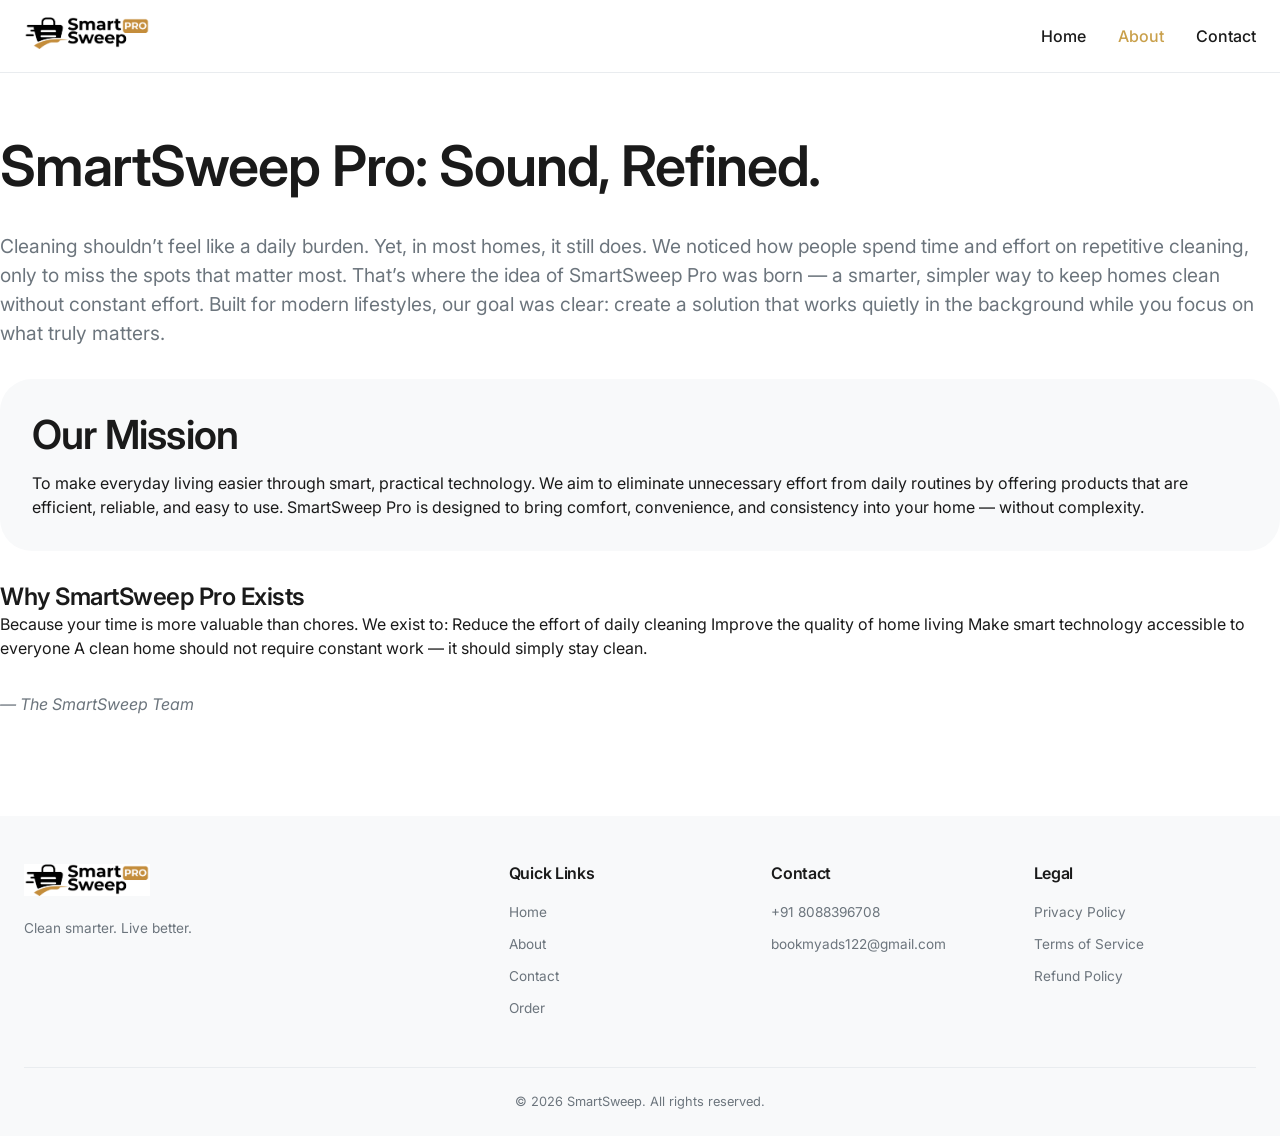
<file: about.html>
<!-- about.html -->
<!DOCTYPE html>
<html lang="en">
<head>
  <meta charset="UTF-8">
  <meta name="viewport" content="width=device-width, initial-scale=1.0, viewport-fit=cover">
  <meta name="description" content="">
  <meta name="keywords" content="">
  <title>About</title>
  <link href="https://fonts.googleapis.com/css2?family=Inter:opsz,wght@14..32,400;14..32,500;14..32,600;14..32,700&display=swap" rel="stylesheet">
  <link rel="stylesheet" href="css/style.css">
  <link rel="icon" type="image/png" href="assets/favicon.png">
</head>
<body>
  <header class="header sticky-header">
    <div class="container header-inner">
      <a href="index.html" class="logo-link">
        <img src="" alt="Logo" class="logo-img" data-logo>
      </a>
      <button class="mobile-menu-btn" aria-label="Menu">
        <span></span><span></span><span></span>
      </button>
      <nav class="nav">
        <a href="index.html" class="nav-link">Home</a>
        <a href="about.html" class="nav-link active">About</a>
        <a href="contact.html" class="nav-link">Contact</a>
      </nav>
    </div>
  </header>

  <main class="container page-container">
    <h1 class="page-headline" data-about-headline></h1>
    <div class="about-story">
      <p class="lead" data-about-story></p>
      <div class="mission-box">
        <h2>Our Mission</h2>
        <p data-about-mission></p>
      </div>
      <h3>Why <span data-product-shortname></span> Exists</h3>
      <p data-about-why></p>
      <p class="signature">— The <span data-brand-name></span> Team</p>
    </div>
  </main>

  <footer class="footer">
    <div class="container">
      <div class="footer-grid">
        <div class="footer-brand">
          <img src="" alt="Logo" class="footer-logo" data-footer-logo>
          <p class="footer-tagline" data-brand-tagline></p>
        </div>
        <div class="footer-links-section">
          <h4>Quick Links</h4>
          <ul>
            <li><a href="index.html">Home</a></li>
            <li><a href="about.html">About</a></li>
            <li><a href="contact.html">Contact</a></li>
            <li><a href="order.html">Order</a></li>
          </ul>
        </div>
        <div class="footer-contact-section">
          <h4>Contact</h4>
          <ul>
            <li><a href="#" data-whatsapp-link>WhatsApp</a></li>
            <li><a href="#" data-email-link>Email</a></li>
          </ul>
        </div>
        <div class="footer-legal-section">
          <h4>Legal</h4>
          <ul>
            <li><a href="privacy.html">Privacy Policy</a></li>
            <li><a href="terms.html">Terms of Service</a></li>
            <li><a href="refund.html">Refund Policy</a></li>
          </ul>
        </div>
      </div>
      <div class="footer-bottom">
        <p class="copyright">© <span data-copyright-year></span> <span data-brand-name></span>. All rights reserved.</p>
      </div>
    </div>
  </footer>

  <script src="js/config.js"></script>
  <script src="js/about.js"></script>
</body>
</html>
</file>
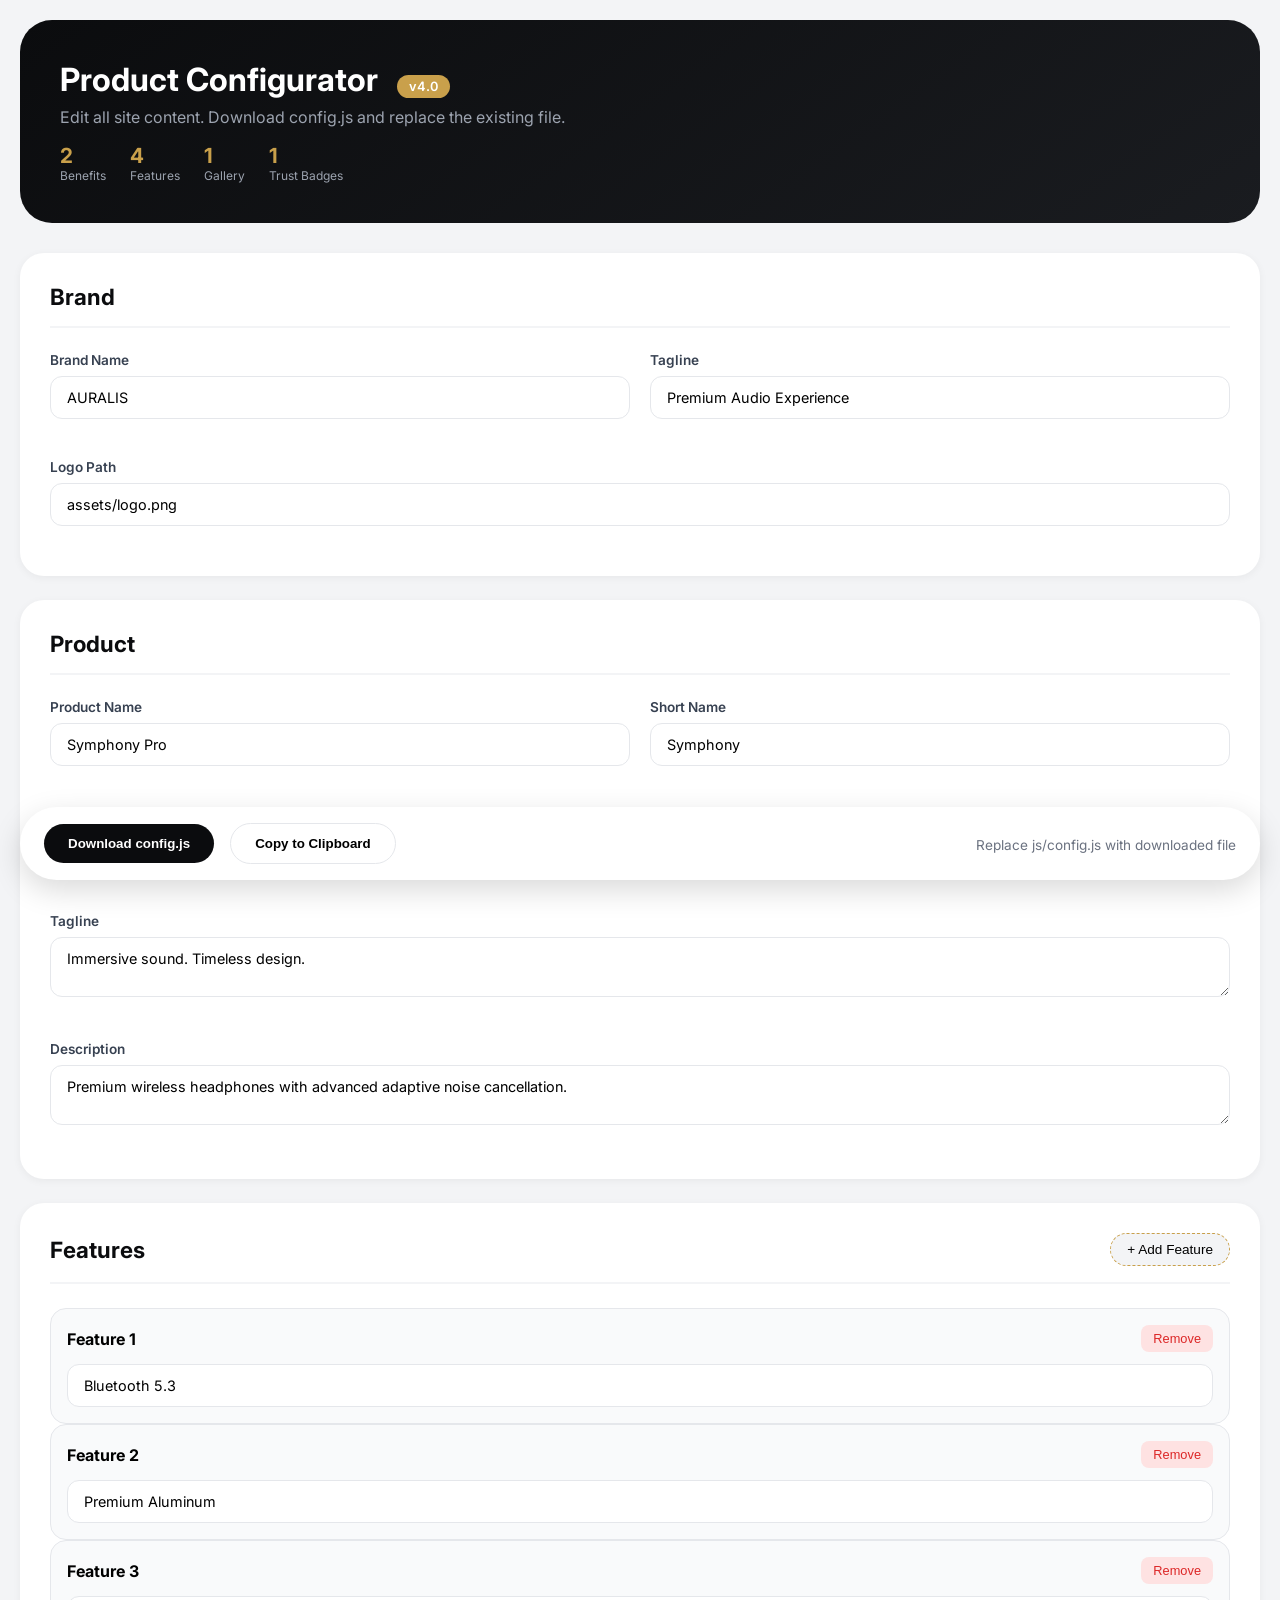
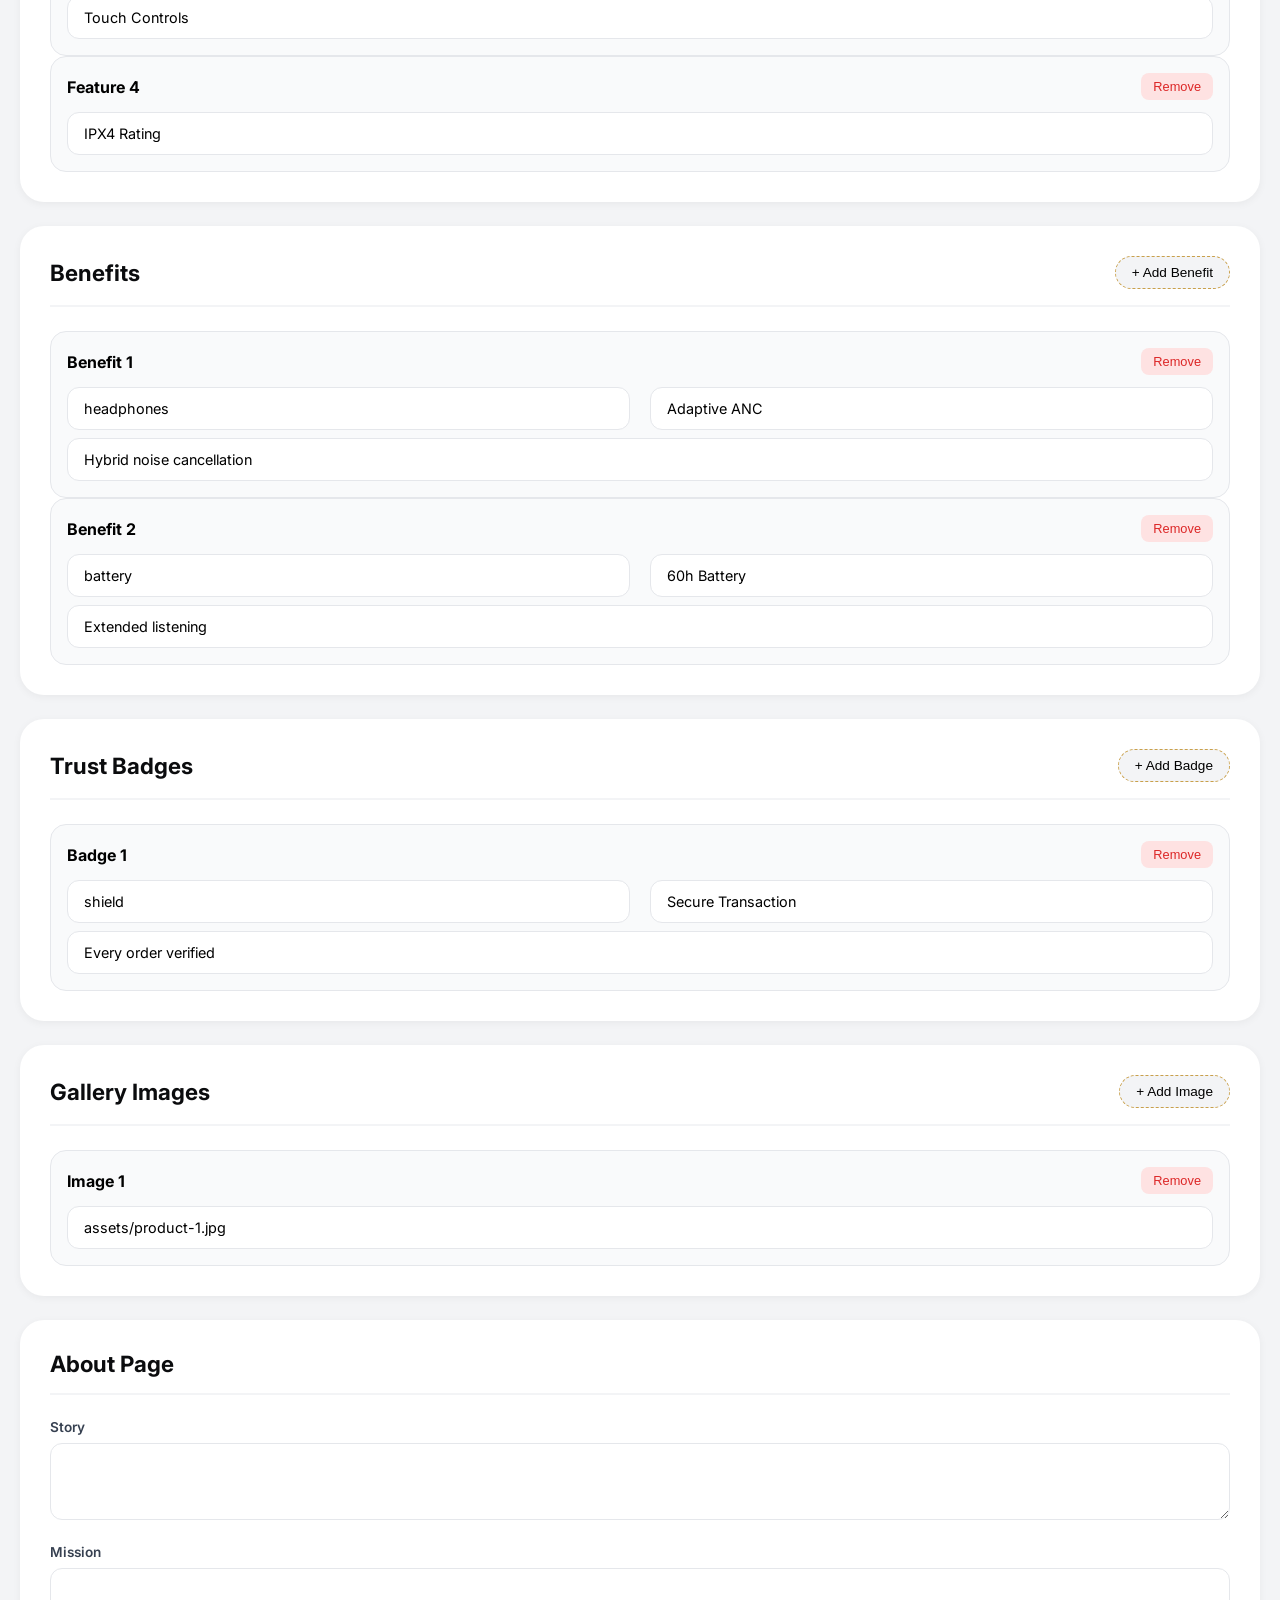
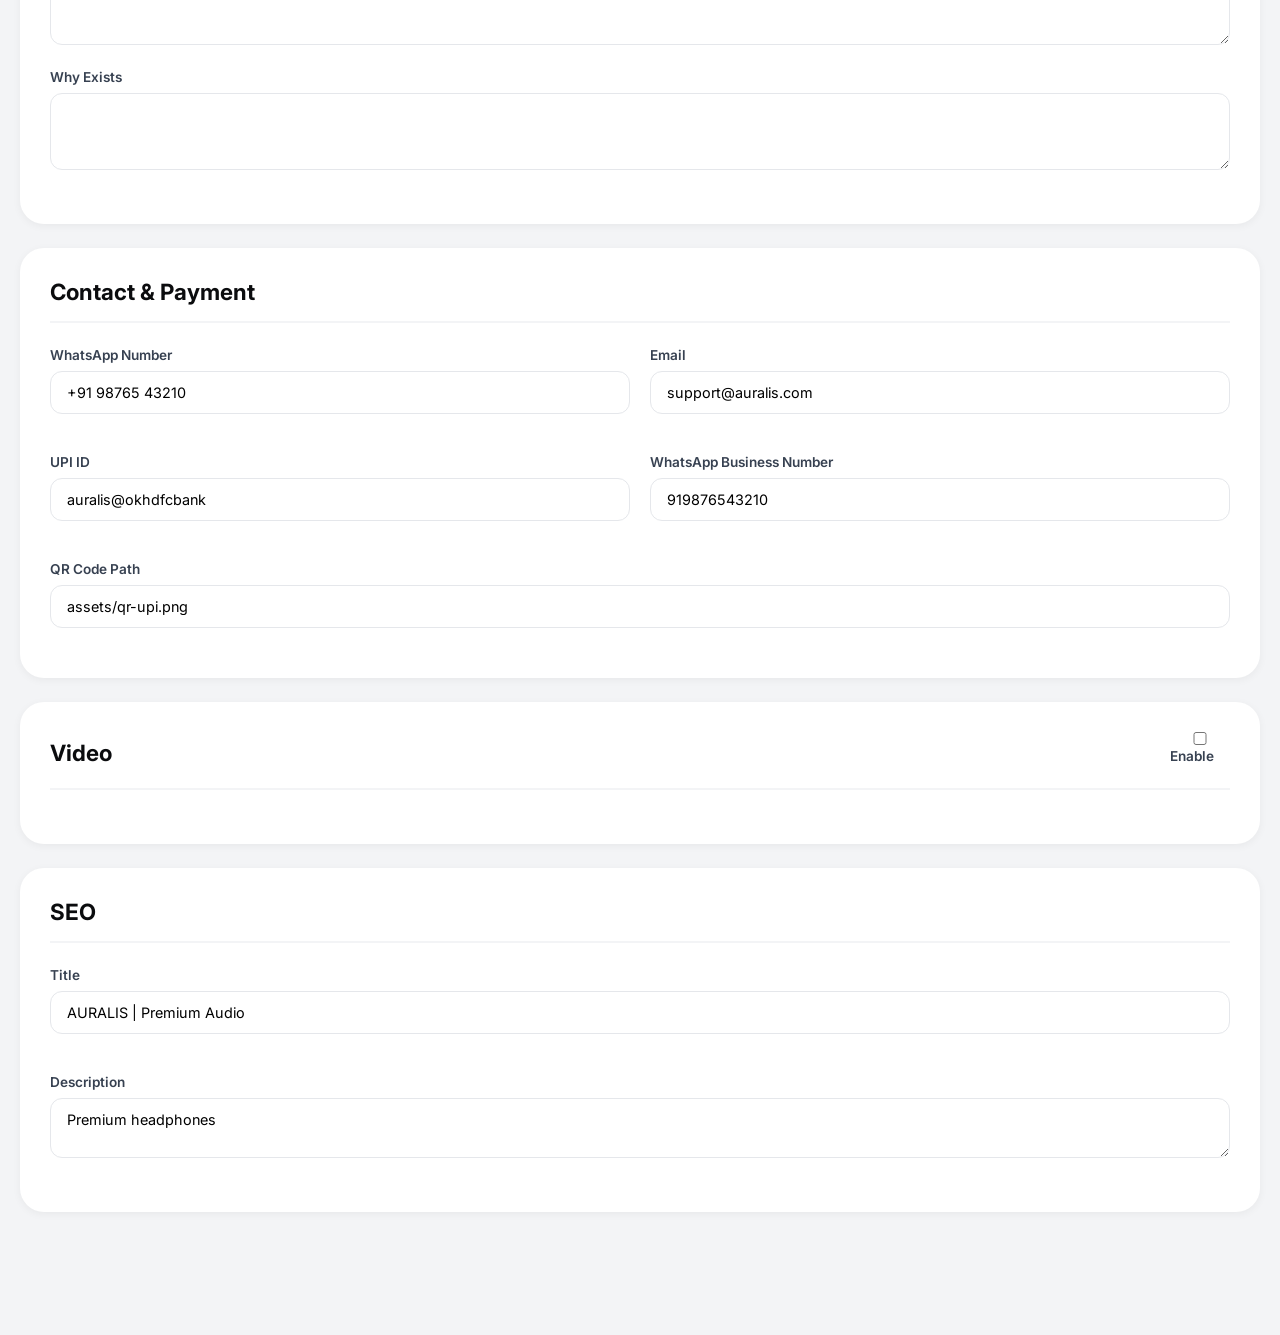
<file: admin-config.html>
<!DOCTYPE html>
<html lang="en">
<head>
  <meta charset="UTF-8">
  <meta name="viewport" content="width=device-width, initial-scale=1.0">
  <title>Admin - Product Configuration</title>
  <link href="https://fonts.googleapis.com/css2?family=Inter:opsz,wght@14..32,400;14..32,500;14..32,600;14..32,700&display=swap" rel="stylesheet">
  <style>
    * { margin: 0; padding: 0; box-sizing: border-box; }
    body {
      font-family: 'Inter', system-ui, sans-serif;
      background: #f3f4f6;
      padding: 20px;
    }
    .container { max-width: 1400px; margin: 0 auto; }
    .header {
      background: linear-gradient(145deg, #0b0c0e 0%, #1a1c20 100%);
      padding: 40px;
      border-radius: 32px;
      margin-bottom: 30px;
    }
    .header h1 {
      font-size: 2rem;
      color: white;
      margin-bottom: 8px;
    }
    .header h1 span {
      background: #c9a04b;
      padding: 4px 12px;
      border-radius: 40px;
      font-size: 0.8rem;
      font-weight: 600;
      margin-left: 12px;
    }
    .subtitle { color: #9ca3af; }
    .config-section {
      background: white;
      padding: 30px;
      border-radius: 24px;
      margin-bottom: 24px;
      box-shadow: 0 2px 8px rgba(0,0,0,0.05);
    }
    .section-header {
      display: flex;
      justify-content: space-between;
      align-items: center;
      margin-bottom: 24px;
      padding-bottom: 16px;
      border-bottom: 2px solid #f3f4f6;
    }
    .section-title {
      font-size: 1.4rem;
      font-weight: 700;
      color: #0b0c0e;
    }
    .form-grid {
      display: grid;
      grid-template-columns: repeat(2, 1fr);
      gap: 20px;
    }
    .form-group { margin-bottom: 20px; }
    .form-group.full-width { grid-column: span 2; }
    label {
      display: block;
      font-weight: 600;
      margin-bottom: 8px;
      color: #374151;
      font-size: 0.85rem;
    }
    input, textarea, select {
      width: 100%;
      padding: 12px 16px;
      border: 1.5px solid #e5e7eb;
      border-radius: 12px;
      font-family: inherit;
      font-size: 0.9rem;
    }
    input:focus, textarea:focus, select:focus {
      outline: none;
      border-color: #c9a04b;
    }
    .items-container { display: flex; flex-direction: column; gap: 16px; }
    .item-card {
      background: #f9fafb;
      padding: 16px;
      border-radius: 16px;
      border: 1px solid #e5e7eb;
    }
    .item-header {
      display: flex;
      justify-content: space-between;
      align-items: center;
      margin-bottom: 12px;
    }
    .btn-sm {
      padding: 6px 12px;
      border-radius: 8px;
      font-size: 0.8rem;
      font-weight: 500;
      border: none;
      cursor: pointer;
    }
    .btn-danger { background: #fee2e2; color: #dc2626; }
    .btn-danger:hover { background: #fecaca; }
    .btn-secondary { background: #e5e7eb; color: #374151; }
    .btn-secondary:hover { background: #d1d5db; }
    .action-bar {
      position: sticky;
      bottom: 20px;
      background: white;
      padding: 16px 24px;
      border-radius: 60px;
      box-shadow: 0 10px 30px rgba(0,0,0,0.15);
      display: flex;
      justify-content: space-between;
      align-items: center;
      margin-top: 30px;
    }
    .btn {
      padding: 12px 24px;
      border: none;
      border-radius: 40px;
      font-weight: 600;
      cursor: pointer;
      margin-right: 12px;
    }
    .btn-primary { background: #0b0c0e; color: white; }
    .btn-primary:hover { background: #2a2c30; }
    .btn-outline { background: transparent; border: 1.5px solid #e5e7eb; }
    .stats {
      display: flex;
      gap: 24px;
      margin-top: 16px;
    }
    .stat-value {
      font-size: 1.3rem;
      font-weight: 700;
      color: #c9a04b;
    }
    .stat-label { font-size: 0.75rem; color: #9ca3af; }
    .success-message {
      position: fixed;
      bottom: 80px;
      right: 20px;
      background: #059669;
      color: white;
      padding: 12px 20px;
      border-radius: 12px;
      display: none;
      z-index: 1000;
    }
    .add-btn {
      background: #f3f4f6;
      border: 1px dashed #c9a04b;
      padding: 8px 16px;
      border-radius: 30px;
      cursor: pointer;
      font-size: 0.85rem;
    }
    .add-btn:hover { background: #e5e7eb; }
    @media (max-width: 768px) {
      .form-grid { grid-template-columns: 1fr; }
      .form-group.full-width { grid-column: span 1; }
      .action-bar { flex-direction: column; gap: 12px; border-radius: 24px; }
    }
  </style>
</head>
<body>
  <div class="container">
    <div class="header">
      <h1>Product Configurator <span>v4.0</span></h1>
      <p class="subtitle">Edit all site content. Download config.js and replace the existing file.</p>
      <div class="stats">
        <div><span class="stat-value" id="benefitCount">0</span><div class="stat-label">Benefits</div></div>
        <div><span class="stat-value" id="featureCount">0</span><div class="stat-label">Features</div></div>
        <div><span class="stat-value" id="galleryCount">0</span><div class="stat-label">Gallery</div></div>
        <div><span class="stat-value" id="badgeCount">0</span><div class="stat-label">Trust Badges</div></div>
      </div>
    </div>

    <div id="configForm"></div>

    <div class="action-bar">
      <div>
        <button class="btn btn-primary" onclick="downloadConfig()">Download config.js</button>
        <button class="btn btn-outline" onclick="copyToClipboard()">Copy to Clipboard</button>
      </div>
      <div><span style="color:#6b7280; font-size:0.85rem;">Replace js/config.js with downloaded file</span></div>
    </div>
  </div>
  <div class="success-message" id="successMessage">Configuration downloaded!</div>

  <script>
    const DEFAULT_CONFIG = {
      brand: { name: "AURALIS", tagline: "Premium Audio Experience", logo: "assets/logo.png", description: "Crafting exceptional audio products." },
      product: {
        name: "Symphony Pro", shortName: "Symphony", price: 29999, priceFormatted: "₹29,999",
        currency: "INR", tagline: "Immersive sound. Timeless design.",
        description: "Premium wireless headphones with advanced adaptive noise cancellation.",
        badge: "Limited Edition", sectionTitle: "Engineered for Perfection",
        features: ["Bluetooth 5.3", "Premium Aluminum", "Touch Controls", "IPX4 Rating"],
        benefits: [
          { icon: "headphones", title: "Adaptive ANC", description: "Hybrid noise cancellation" },
          { icon: "battery", title: "60h Battery", description: "Extended listening" }
        ],
        trustBadges: [
          { icon: "shield", title: "Secure Transaction", description: "Every order verified" }
        ]
      },
      images: { logo: "assets/logo.png", mainProduct: "assets/product-main.jpg", gallery: ["assets/product-1.jpg"], qrCode: "assets/qr-upi.png" },
      about: { story: "", mission: "", whyExists: "" },
      contact: { whatsapp: "+91 98765 43210", email: "support@auralis.com", locations: ["Mumbai", "Bangalore"] },
      payment: { upiId: "auralis@okhdfcbank", whatsappNumber: "919876543210", qrCodePath: "assets/qr-upi.png" },
      legal: { privacy: "", terms: "", refund: "" },
      video: { enabled: false, videoUrl: "", posterImage: "", title: "", description: "" },
      seo: { title: "AURALIS | Premium Audio", description: "Premium headphones", keywords: "headphones, audio" },
      urls: { website: "https://auralis.com" }
    };

    let currentConfig = JSON.parse(JSON.stringify(DEFAULT_CONFIG));

    function updateStats() {
      document.getElementById('benefitCount').textContent = currentConfig.product.benefits.length;
      document.getElementById('featureCount').textContent = currentConfig.product.features.length;
      document.getElementById('galleryCount').textContent = currentConfig.images.gallery.length;
      document.getElementById('badgeCount').textContent = currentConfig.product.trustBadges.length;
    }

    function generateForm() {
      let html = `
        <div class="config-section">
          <div class="section-header"><div class="section-title">Brand</div></div>
          <div class="form-grid">
            <div class="form-group"><label>Brand Name</label><input id="brandName" value="${escapeHtml(currentConfig.brand.name)}"></div>
            <div class="form-group"><label>Tagline</label><input id="brandTagline" value="${escapeHtml(currentConfig.brand.tagline)}"></div>
            <div class="form-group full-width"><label>Logo Path</label><input id="brandLogo" value="${escapeHtml(currentConfig.brand.logo)}"></div>
          </div>
        </div>
        
        <div class="config-section">
          <div class="section-header"><div class="section-title">Product</div></div>
          <div class="form-grid">
            <div class="form-group"><label>Product Name</label><input id="prodName" value="${escapeHtml(currentConfig.product.name)}"></div>
            <div class="form-group"><label>Short Name</label><input id="prodShortName" value="${escapeHtml(currentConfig.product.shortName)}"></div>
            <div class="form-group"><label>Price (₹)</label><input type="number" id="prodPrice" value="${currentConfig.product.price}"></div>
            <div class="form-group"><label>Badge</label><input id="prodBadge" value="${escapeHtml(currentConfig.product.badge)}"></div>
            <div class="form-group full-width"><label>Tagline</label><textarea id="prodTagline">${escapeHtml(currentConfig.product.tagline)}</textarea></div>
            <div class="form-group full-width"><label>Description</label><textarea id="prodDesc">${escapeHtml(currentConfig.product.description)}</textarea></div>
          </div>
        </div>
        
        <div class="config-section">
          <div class="section-header"><div class="section-title">Features</div><button class="add-btn" onclick="addFeature()">+ Add Feature</button></div>
          <div id="featuresList"></div>
        </div>
        
        <div class="config-section">
          <div class="section-header"><div class="section-title">Benefits</div><button class="add-btn" onclick="addBenefit()">+ Add Benefit</button></div>
          <div id="benefitsList"></div>
        </div>
        
        <div class="config-section">
          <div class="section-header"><div class="section-title">Trust Badges</div><button class="add-btn" onclick="addTrustBadge()">+ Add Badge</button></div>
          <div id="trustBadgesList"></div>
        </div>
        
        <div class="config-section">
          <div class="section-header"><div class="section-title">Gallery Images</div><button class="add-btn" onclick="addGalleryImage()">+ Add Image</button></div>
          <div id="galleryList"></div>
        </div>
        
        <div class="config-section">
          <div class="section-header"><div class="section-title">About Page</div></div>
          <div class="form-group full-width"><label>Story</label><textarea id="aboutStory" rows="3">${escapeHtml(currentConfig.about.story)}</textarea></div>
          <div class="form-group full-width"><label>Mission</label><textarea id="aboutMission" rows="3">${escapeHtml(currentConfig.about.mission)}</textarea></div>
          <div class="form-group full-width"><label>Why Exists</label><textarea id="aboutWhy" rows="3">${escapeHtml(currentConfig.about.whyExists)}</textarea></div>
        </div>
        
        <div class="config-section">
          <div class="section-header"><div class="section-title">Contact & Payment</div></div>
          <div class="form-grid">
            <div class="form-group"><label>WhatsApp Number</label><input id="contactWa" value="${escapeHtml(currentConfig.contact.whatsapp)}"></div>
            <div class="form-group"><label>Email</label><input id="contactEmail" value="${escapeHtml(currentConfig.contact.email)}"></div>
            <div class="form-group"><label>UPI ID</label><input id="upiId" value="${escapeHtml(currentConfig.payment.upiId)}"></div>
            <div class="form-group"><label>WhatsApp Business Number</label><input id="waNumber" value="${escapeHtml(currentConfig.payment.whatsappNumber)}"></div>
            <div class="form-group full-width"><label>QR Code Path</label><input id="qrPath" value="${escapeHtml(currentConfig.payment.qrCodePath)}"></div>
          </div>
        </div>
        
        <div class="config-section">
          <div class="section-header"><div class="section-title">Video</div>
            <label class="toggle"><input type="checkbox" id="videoEnabled" ${currentConfig.video.enabled ? 'checked' : ''}> Enable</label>
          </div>
          <div id="videoFields" style="display:${currentConfig.video.enabled ? 'block' : 'none'}">
            <div class="form-grid">
              <div class="form-group full-width"><label>Title</label><input id="videoTitle" value="${escapeHtml(currentConfig.video.title)}"></div>
              <div class="form-group full-width"><label>Description</label><input id="videoDesc" value="${escapeHtml(currentConfig.video.description)}"></div>
              <div class="form-group full-width"><label>Video URL</label><input id="videoUrl" value="${escapeHtml(currentConfig.video.videoUrl)}"></div>
            </div>
          </div>
        </div>
        
        <div class="config-section">
          <div class="section-header"><div class="section-title">SEO</div></div>
          <div class="form-grid">
            <div class="form-group full-width"><label>Title</label><input id="seoTitle" value="${escapeHtml(currentConfig.seo.title)}"></div>
            <div class="form-group full-width"><label>Description</label><textarea id="seoDesc">${escapeHtml(currentConfig.seo.description)}</textarea></div>
          </div>
        </div>
      `;
      
      document.getElementById('configForm').innerHTML = html;
      
      renderFeatures();
      renderBenefits();
      renderTrustBadges();
      renderGallery();
      
      document.getElementById('videoEnabled').addEventListener('change', function() {
        document.getElementById('videoFields').style.display = this.checked ? 'block' : 'none';
      });
      
      updateStats();
    }
    
    function renderFeatures() {
      const container = document.getElementById('featuresList');
      if (!container) return;
      container.innerHTML = currentConfig.product.features.map((feature, i) => `
        <div class="item-card">
          <div class="item-header">
            <strong>Feature ${i+1}</strong>
            <button class="btn-sm btn-danger" onclick="removeFeature(${i})">Remove</button>
          </div>
          <input type="text" value="${escapeHtml(feature)}" onchange="updateFeature(${i}, this.value)" style="width:100%">
        </div>
      `).join('');
    }
    
    function renderBenefits() {
      const container = document.getElementById('benefitsList');
      if (!container) return;
      container.innerHTML = currentConfig.product.benefits.map((benefit, i) => `
        <div class="item-card">
          <div class="item-header">
            <strong>Benefit ${i+1}</strong>
            <button class="btn-sm btn-danger" onclick="removeBenefit(${i})">Remove</button>
          </div>
          <div class="form-grid" style="margin-top:8px">
            <input type="text" placeholder="Icon name" value="${escapeHtml(benefit.icon)}" onchange="updateBenefit(${i}, 'icon', this.value)">
            <input type="text" placeholder="Title" value="${escapeHtml(benefit.title)}" onchange="updateBenefit(${i}, 'title', this.value)">
          </div>
          <input type="text" placeholder="Description" value="${escapeHtml(benefit.description)}" onchange="updateBenefit(${i}, 'description', this.value)" style="width:100%; margin-top:8px">
        </div>
      `).join('');
    }
    
    function renderTrustBadges() {
      const container = document.getElementById('trustBadgesList');
      if (!container) return;
      container.innerHTML = currentConfig.product.trustBadges.map((badge, i) => `
        <div class="item-card">
          <div class="item-header">
            <strong>Badge ${i+1}</strong>
            <button class="btn-sm btn-danger" onclick="removeTrustBadge(${i})">Remove</button>
          </div>
          <div class="form-grid" style="margin-top:8px">
            <input type="text" placeholder="Icon name" value="${escapeHtml(badge.icon)}" onchange="updateTrustBadge(${i}, 'icon', this.value)">
            <input type="text" placeholder="Title" value="${escapeHtml(badge.title)}" onchange="updateTrustBadge(${i}, 'title', this.value)">
          </div>
          <input type="text" placeholder="Description" value="${escapeHtml(badge.description)}" onchange="updateTrustBadge(${i}, 'description', this.value)" style="width:100%; margin-top:8px">
        </div>
      `).join('');
    }
    
    function renderGallery() {
      const container = document.getElementById('galleryList');
      if (!container) return;
      container.innerHTML = currentConfig.images.gallery.map((img, i) => `
        <div class="item-card">
          <div class="item-header">
            <strong>Image ${i+1}</strong>
            <button class="btn-sm btn-danger" onclick="removeGalleryImage(${i})">Remove</button>
          </div>
          <input type="text" value="${escapeHtml(img)}" onchange="updateGalleryImage(${i}, this.value)" style="width:100%">
        </div>
      `).join('');
    }
    
    function addFeature() { currentConfig.product.features.push('New Feature'); renderFeatures(); updateStats(); }
    function removeFeature(i) { currentConfig.product.features.splice(i,1); renderFeatures(); updateStats(); }
    function updateFeature(i, val) { currentConfig.product.features[i] = val; }
    
    function addBenefit() { currentConfig.product.benefits.push({ icon: "headphones", title: "New Benefit", description: "Description" }); renderBenefits(); updateStats(); }
    function removeBenefit(i) { currentConfig.product.benefits.splice(i,1); renderBenefits(); updateStats(); }
    function updateBenefit(i, field, val) { currentConfig.product.benefits[i][field] = val; }
    
    function addTrustBadge() { currentConfig.product.trustBadges.push({ icon: "shield", title: "New Badge", description: "Description" }); renderTrustBadges(); updateStats(); }
    function removeTrustBadge(i) { currentConfig.product.trustBadges.splice(i,1); renderTrustBadges(); updateStats(); }
    function updateTrustBadge(i, field, val) { currentConfig.product.trustBadges[i][field] = val; }
    
    function addGalleryImage() { currentConfig.images.gallery.push('assets/new-image.jpg'); renderGallery(); updateStats(); }
    function removeGalleryImage(i) { currentConfig.images.gallery.splice(i,1); renderGallery(); updateStats(); }
    function updateGalleryImage(i, val) { currentConfig.images.gallery[i] = val; }
    
    function collectConfig() {
      const price = parseInt(document.getElementById('prodPrice')?.value) || 29999;
      return {
        brand: {
          name: document.getElementById('brandName')?.value || '',
          tagline: document.getElementById('brandTagline')?.value || '',
          logo: document.getElementById('brandLogo')?.value || '',
          description: currentConfig.brand.description
        },
        product: {
          name: document.getElementById('prodName')?.value || '',
          shortName: document.getElementById('prodShortName')?.value || '',
          price: price,
          priceFormatted: `₹${price.toLocaleString('en-IN')}`,
          currency: "INR",
          tagline: document.getElementById('prodTagline')?.value || '',
          description: document.getElementById('prodDesc')?.value || '',
          badge: document.getElementById('prodBadge')?.value || '',
          sectionTitle: currentConfig.product.sectionTitle,
          features: currentConfig.product.features,
          benefits: currentConfig.product.benefits,
          trustBadges: currentConfig.product.trustBadges
        },
        images: {
          logo: document.getElementById('brandLogo')?.value || '',
          mainProduct: currentConfig.images.mainProduct,
          gallery: currentConfig.images.gallery,
          qrCode: document.getElementById('qrPath')?.value || ''
        },
        about: {
          story: document.getElementById('aboutStory')?.value || '',
          mission: document.getElementById('aboutMission')?.value || '',
          whyExists: document.getElementById('aboutWhy')?.value || ''
        },
        contact: {
          whatsapp: document.getElementById('contactWa')?.value || '',
          email: document.getElementById('contactEmail')?.value || '',
          locations: currentConfig.contact.locations
        },
        payment: {
          upiId: document.getElementById('upiId')?.value || '',
          whatsappNumber: document.getElementById('waNumber')?.value || '',
          qrCodePath: document.getElementById('qrPath')?.value || ''
        },
        legal: currentConfig.legal,
        video: {
          enabled: document.getElementById('videoEnabled')?.checked || false,
          videoUrl: document.getElementById('videoUrl')?.value || '',
          posterImage: currentConfig.video.posterImage,
          title: document.getElementById('videoTitle')?.value || '',
          description: document.getElementById('videoDesc')?.value || ''
        },
        seo: {
          title: document.getElementById('seoTitle')?.value || '',
          description: document.getElementById('seoDesc')?.value || '',
          keywords: currentConfig.seo.keywords
        },
        urls: currentConfig.urls
      };
    }
    
    function downloadConfig() {
      const config = collectConfig();
      const configString = `const PRODUCT_CONFIG = ${JSON.stringify(config, null, 2)};\n\nif (typeof window !== 'undefined' && document.readyState === 'loading') {\n  document.addEventListener('DOMContentLoaded', () => { if (typeof window.initSite === 'function') window.initSite(PRODUCT_CONFIG); });\n} else if (typeof window !== 'undefined' && typeof window.initSite === 'function') {\n  window.initSite(PRODUCT_CONFIG);\n}`;
      
      const blob = new Blob([configString], { type: 'application/javascript' });
      const url = URL.createObjectURL(blob);
      const a = document.createElement('a');
      a.href = url;
      a.download = 'config.js';
      a.click();
      URL.revokeObjectURL(url);
      
      const msg = document.getElementById('successMessage');
      msg.style.display = 'block';
      setTimeout(() => msg.style.display = 'none', 3000);
    }
    
    function copyToClipboard() {
      const config = collectConfig();
      const configString = `const PRODUCT_CONFIG = ${JSON.stringify(config, null, 2)};`;
      navigator.clipboard.writeText(configString).then(() => alert('Configuration copied!'));
    }
    
    function escapeHtml(str) { if (!str) return ''; return str.replace(/[&<>]/g, function(m) { if (m === '&') return '&amp;'; if (m === '<') return '&lt;'; if (m === '>') return '&gt;'; return m; }); }
    
    generateForm();
  </script>
</body>
</html>
</file>
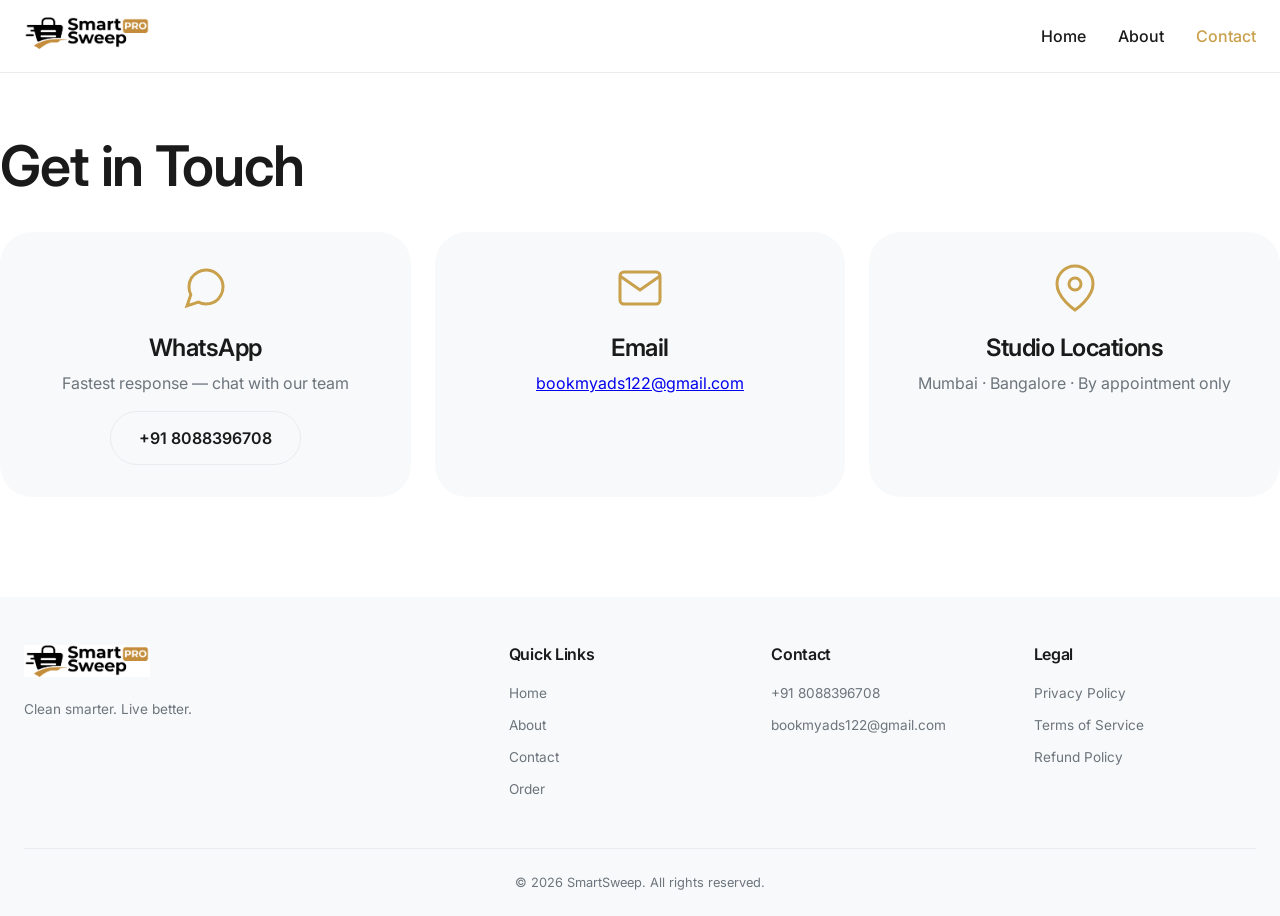
<file: contact.html>
<!-- contact.html -->
<!DOCTYPE html>
<html lang="en">
<head>
  <meta charset="UTF-8">
  <meta name="viewport" content="width=device-width, initial-scale=1.0, viewport-fit=cover">
  <meta name="description" content="">
  <meta name="keywords" content="">
  <title>Contact</title>
  <link href="https://fonts.googleapis.com/css2?family=Inter:opsz,wght@14..32,400;14..32,500;14..32,600;14..32,700&display=swap" rel="stylesheet">
  <link rel="stylesheet" href="css/style.css">
  <link rel="icon" type="image/png" href="assets/favicon.png">
</head>
<body>
  <header class="header sticky-header">
    <div class="container header-inner">
      <a href="index.html" class="logo-link">
        <img src="" alt="Logo" class="logo-img" data-logo>
      </a>
      <button class="mobile-menu-btn" aria-label="Menu">
        <span></span><span></span><span></span>
      </button>
      <nav class="nav">
        <a href="index.html" class="nav-link">Home</a>
        <a href="about.html" class="nav-link">About</a>
        <a href="contact.html" class="nav-link active">Contact</a>
      </nav>
    </div>
  </header>

  <main class="container page-container">
    <h1 class="page-headline">Get in Touch</h1>
    <div class="contact-grid">
      <div class="contact-card">
        <div class="contact-icon">
          <svg width="32" height="32" viewBox="0 0 24 24" fill="none" stroke="currentColor" stroke-width="1.5">
            <path d="M21 11.5a8.38 8.38 0 0 1-.9 3.8 8.5 8.5 0 0 1-7.6 4.7 8.38 8.38 0 0 1-3.8-.9L3 21l1.9-5.7a8.38 8.38 0 0 1-.9-3.8 8.5 8.5 0 0 1 4.7-7.6 8.38 8.38 0 0 1 3.8-.9h.5a8.48 8.48 0 0 1 8 8v.5z"/>
          </svg>
        </div>
        <h3>WhatsApp</h3>
        <p>Fastest response — chat with our team</p>
        <a href="#" class="btn btn-outline" id="whatsappLink"></a>
      </div>
      <div class="contact-card">
        <div class="contact-icon">
          <svg width="32" height="32" viewBox="0 0 24 24" fill="none" stroke="currentColor" stroke-width="1.5">
            <path d="M4 4h16c1.1 0 2 .9 2 2v12c0 1.1-.9 2-2 2H4c-1.1 0-2-.9-2-2V6c0-1.1.9-2 2-2z"/>
            <polyline points="22,6 12,13 2,6"/>
          </svg>
        </div>
        <h3>Email</h3>
        <p id="contactEmail"></p>
      </div>
      <div class="contact-card">
        <div class="contact-icon">
          <svg width="32" height="32" viewBox="0 0 24 24" fill="none" stroke="currentColor" stroke-width="1.5">
            <path d="M21 10c0 7-9 13-9 13s-9-6-9-13a9 9 0 0 1 18 0z"/>
            <circle cx="12" cy="10" r="3"/>
          </svg>
        </div>
        <h3>Studio Locations</h3>
        <p id="contactLocations"></p>
      </div>
    </div>
  </main>

  <footer class="footer">
    <div class="container">
      <div class="footer-grid">
        <div class="footer-brand">
          <img src="" alt="Logo" class="footer-logo" data-footer-logo>
          <p class="footer-tagline" data-brand-tagline></p>
        </div>
        <div class="footer-links-section">
          <h4>Quick Links</h4>
          <ul>
            <li><a href="index.html">Home</a></li>
            <li><a href="about.html">About</a></li>
            <li><a href="contact.html">Contact</a></li>
            <li><a href="order.html">Order</a></li>
          </ul>
        </div>
        <div class="footer-contact-section">
          <h4>Contact</h4>
          <ul>
            <li><a href="#" data-whatsapp-link>WhatsApp</a></li>
            <li><a href="#" data-email-link>Email</a></li>
          </ul>
        </div>
        <div class="footer-legal-section">
          <h4>Legal</h4>
          <ul>
            <li><a href="privacy.html">Privacy Policy</a></li>
            <li><a href="terms.html">Terms of Service</a></li>
            <li><a href="refund.html">Refund Policy</a></li>
          </ul>
        </div>
      </div>
      <div class="footer-bottom">
        <p class="copyright">© <span data-copyright-year></span> <span data-brand-name></span>. All rights reserved.</p>
      </div>
    </div>
  </footer>

  <script src="js/config.js"></script>
  <script src="js/contact.js"></script>
</body>
</html>
</file>
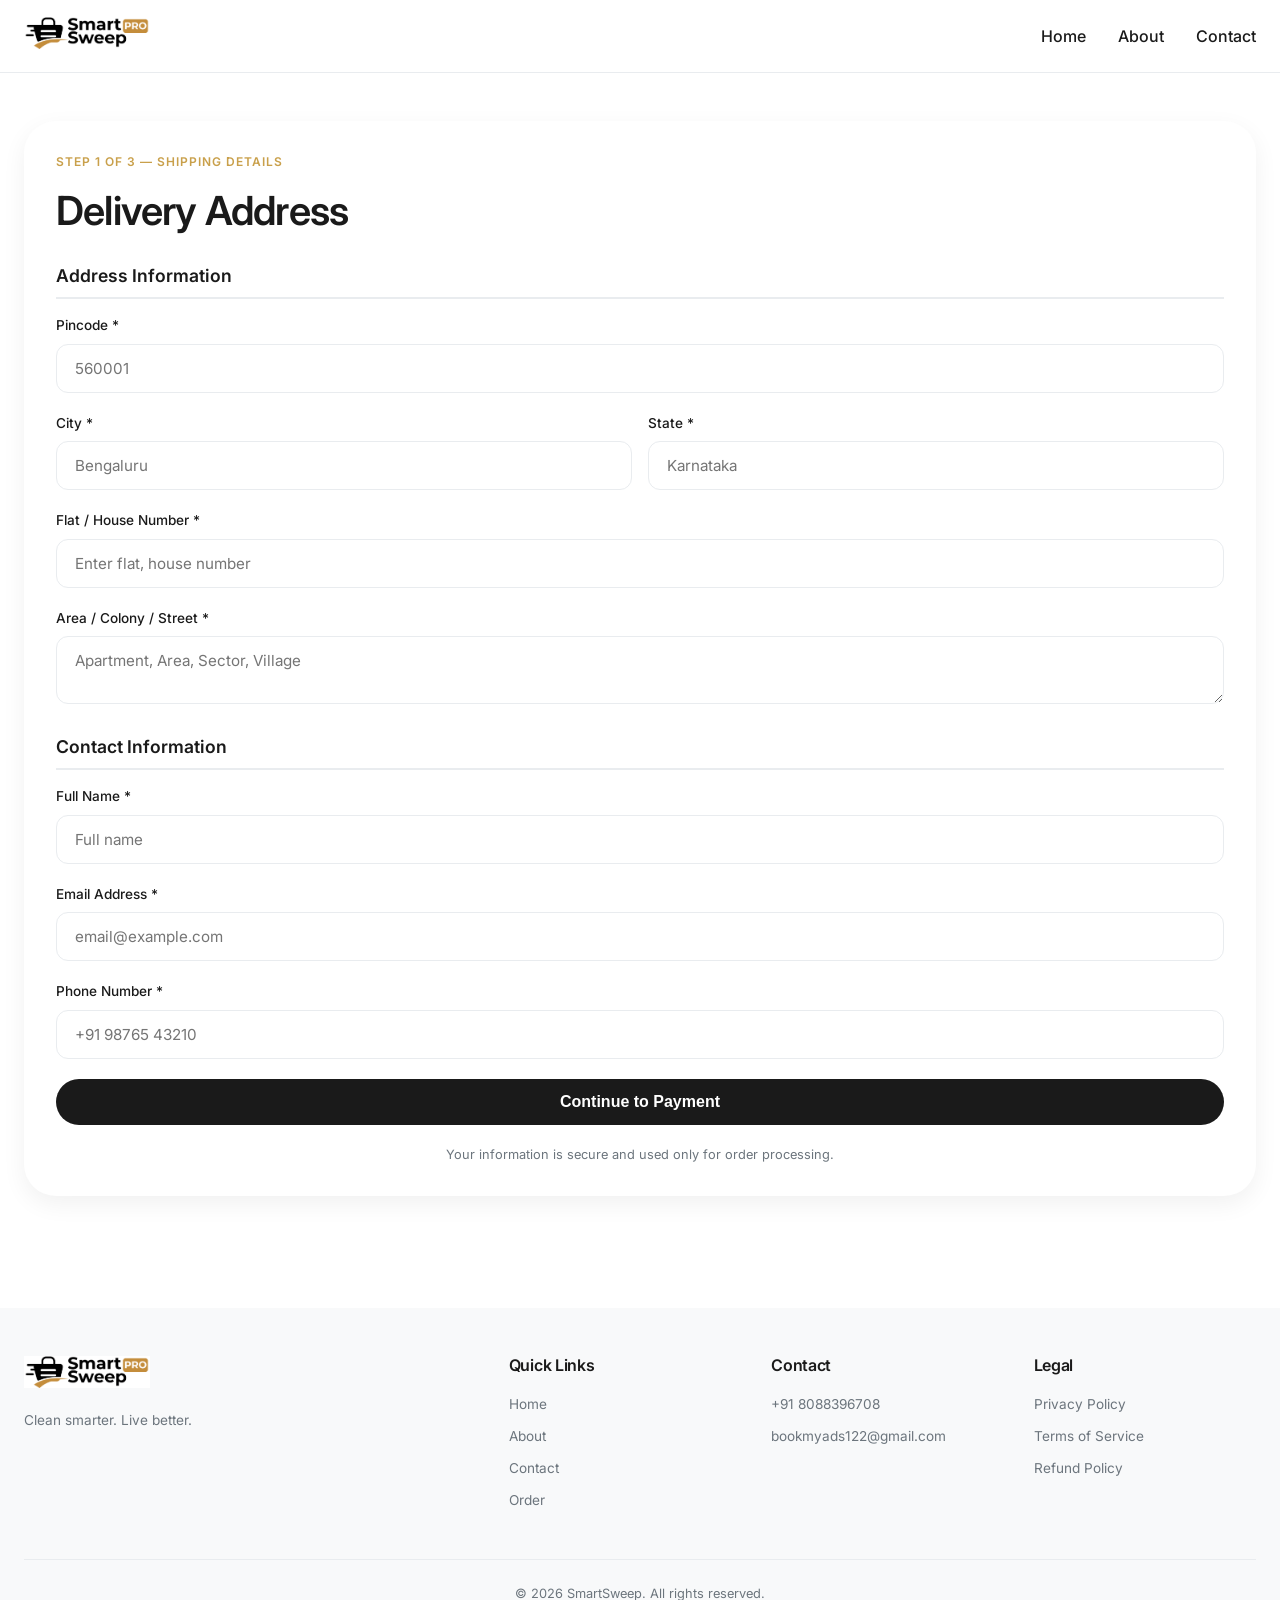
<file: order.html>
<!-- order.html -->
<!DOCTYPE html>
<html lang="en">
<head>
  <meta charset="UTF-8">
  <meta name="viewport" content="width=device-width, initial-scale=1.0, viewport-fit=cover">
  <meta name="description" content="">
  <meta name="keywords" content="">
  <title>Secure Checkout</title>
  <link href="https://fonts.googleapis.com/css2?family=Inter:opsz,wght@14..32,400;14..32,500;14..32,600;14..32,700&display=swap" rel="stylesheet">
  <link rel="stylesheet" href="css/style.css">
  <link rel="icon" type="image/png" href="assets/favicon.png">
</head>
<body>
  <header class="header sticky-header">
    <div class="container header-inner">
      <a href="index.html" class="logo-link">
        <img src="" alt="Logo" class="logo-img" data-logo>
      </a>
      <button class="mobile-menu-btn" aria-label="Menu">
        <span></span><span></span><span></span>
      </button>
      <nav class="nav">
        <a href="index.html" class="nav-link">Home</a>
        <a href="about.html" class="nav-link">About</a>
        <a href="contact.html" class="nav-link">Contact</a>
      </nav>
    </div>
  </header>

  <main class="order-page">
    <div class="container">
      <div class="checkout-wrapper">
        <section id="orderFormSection" class="checkout-card">
          <div class="step-indicator">Step 1 of 3 — Shipping Details</div>
          <h2 class="checkout-title">Delivery Address</h2>
          
          <form id="customerForm">
            <div class="form-section-title">Address Information</div>
            
            <div class="input-group">
              <label for="pincode">Pincode *</label>
              <input type="text" id="pincode" placeholder="560001" required>
            </div>
            
            <div class="input-row">
              <div class="input-group">
                <label for="city">City *</label>
                <input type="text" id="city" placeholder="Bengaluru" required>
              </div>
              <div class="input-group">
                <label for="state">State *</label>
                <input type="text" id="state" placeholder="Karnataka" required>
              </div>
            </div>
            
            <div class="input-group">
              <label for="flatNo">Flat / House Number *</label>
              <input type="text" id="flatNo" placeholder="Enter flat, house number" required>
            </div>
            
            <div class="input-group">
              <label for="area">Area / Colony / Street *</label>
              <textarea id="area" rows="2" placeholder="Apartment, Area, Sector, Village" required></textarea>
            </div>
            
            <div class="form-section-title">Contact Information</div>
            
            <div class="input-group">
              <label for="fullName">Full Name *</label>
              <input type="text" id="fullName" placeholder="Full name" required>
            </div>
            
            <div class="input-group">
              <label for="email">Email Address *</label>
              <input type="email" id="email" placeholder="email@example.com" required>
            </div>
            
            <div class="input-group">
              <label for="phone">Phone Number *</label>
              <input type="tel" id="phone" placeholder="+91 98765 43210" required>
            </div>
            
            <button type="button" class="btn btn-primary btn-block" id="continueToPaymentBtn">
              Continue to Payment
            </button>
          </form>
          <p class="secure-note">Your information is secure and used only for order processing.</p>
        </section>

        <section id="paymentSection" class="checkout-card hidden">
          <div class="step-indicator">Step 2 of 3 — Complete Payment</div>
          <h2 class="checkout-title">Scan & Pay with UPI</h2>
          <div class="payment-details">
            <p class="upi-id-label">UPI ID</p>
            <div class="upi-id-box" id="upiIdDisplay"></div>
            <div class="qr-container">
              <img src="" alt="UPI QR Code" class="qr-code-img" id="qrImage">
            </div>
            <button type="button" class="btn btn-outline btn-block" id="downloadQrBtn">
              Download QR Code
            </button>
          </div>
        </section>

        <section id="instructionSection" class="checkout-card hidden">
          <div class="step-indicator">Step 3 of 3 — Confirmation</div>
          <h2 class="checkout-title">Almost There</h2>
          <p class="instruction-text">Open any UPI app and complete payment using the QR code or UPI ID above.</p>
          <div class="action-buttons">
            <button type="button" class="btn btn-success btn-block" id="paymentDoneBtn">Payment Completed</button>
            <button type="button" class="btn btn-outline-dark btn-block" id="cancelOrderBtn">Cancel Order</button>
          </div>
          <p class="hint-message">After clicking "Payment Completed", WhatsApp will open for order confirmation.</p>
        </section>
      </div>
    </div>
  </main>

  <footer class="footer">
    <div class="container">
      <div class="footer-grid">
        <div class="footer-brand">
          <img src="" alt="Logo" class="footer-logo" data-footer-logo>
          <p class="footer-tagline" data-brand-tagline></p>
        </div>
        <div class="footer-links-section">
          <h4>Quick Links</h4>
          <ul>
            <li><a href="index.html">Home</a></li>
            <li><a href="about.html">About</a></li>
            <li><a href="contact.html">Contact</a></li>
            <li><a href="order.html">Order</a></li>
          </ul>
        </div>
        <div class="footer-contact-section">
          <h4>Contact</h4>
          <ul>
            <li><a href="#" data-whatsapp-link>WhatsApp</a></li>
            <li><a href="#" data-email-link>Email</a></li>
          </ul>
        </div>
        <div class="footer-legal-section">
          <h4>Legal</h4>
          <ul>
            <li><a href="privacy.html">Privacy Policy</a></li>
            <li><a href="terms.html">Terms of Service</a></li>
            <li><a href="refund.html">Refund Policy</a></li>
          </ul>
        </div>
      </div>
      <div class="footer-bottom">
        <p class="copyright">© <span data-copyright-year></span> <span data-brand-name></span>. All rights reserved.</p>
      </div>
    </div>
  </footer>

  <script src="js/config.js"></script>
  <script src="js/order.js"></script>
</body>
</html>
</file>
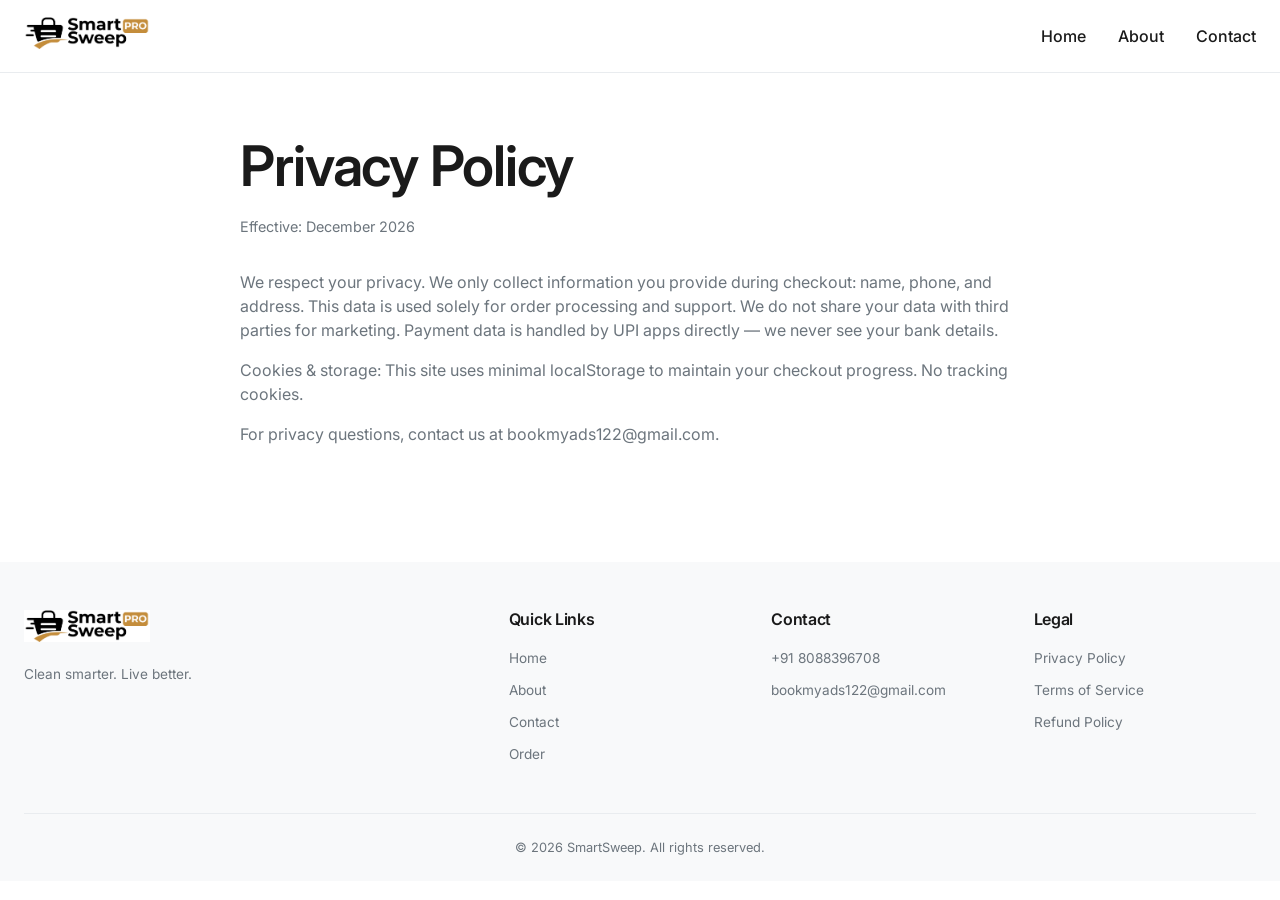
<file: privacy.html>
<!-- privacy.html -->
<!DOCTYPE html>
<html lang="en">
<head>
  <meta charset="UTF-8">
  <meta name="viewport" content="width=device-width, initial-scale=1.0, viewport-fit=cover">
  <meta name="description" content="">
  <meta name="keywords" content="">
  <title>Privacy Policy</title>
  <link href="https://fonts.googleapis.com/css2?family=Inter:opsz,wght@14..32,400;14..32,500;14..32,600&display=swap" rel="stylesheet">
  <link rel="stylesheet" href="css/style.css">
  <link rel="icon" type="image/png" href="assets/favicon.png">
</head>
<body>
  <header class="header sticky-header">
    <div class="container header-inner">
      <a href="index.html" class="logo-link">
        <img src="" alt="Logo" class="logo-img" data-logo>
      </a>
      <button class="mobile-menu-btn" aria-label="Menu">
        <span></span><span></span><span></span>
      </button>
      <nav class="nav">
        <a href="index.html" class="nav-link">Home</a>
        <a href="about.html" class="nav-link">About</a>
        <a href="contact.html" class="nav-link">Contact</a>
      </nav>
    </div>
  </header>

  <main class="container legal-page">
    <h1>Privacy Policy</h1>
    <p class="effective" data-privacy-effective></p>
    <div data-privacy-content></div>
  </main>

  <footer class="footer">
    <div class="container">
      <div class="footer-grid">
        <div class="footer-brand">
          <img src="" alt="Logo" class="footer-logo" data-footer-logo>
          <p class="footer-tagline" data-brand-tagline></p>
        </div>
        <div class="footer-links-section">
          <h4>Quick Links</h4>
          <ul>
            <li><a href="index.html">Home</a></li>
            <li><a href="about.html">About</a></li>
            <li><a href="contact.html">Contact</a></li>
            <li><a href="order.html">Order</a></li>
          </ul>
        </div>
        <div class="footer-contact-section">
          <h4>Contact</h4>
          <ul>
            <li><a href="#" data-whatsapp-link>WhatsApp</a></li>
            <li><a href="#" data-email-link>Email</a></li>
          </ul>
        </div>
        <div class="footer-legal-section">
          <h4>Legal</h4>
          <ul>
            <li><a href="privacy.html">Privacy Policy</a></li>
            <li><a href="terms.html">Terms of Service</a></li>
            <li><a href="refund.html">Refund Policy</a></li>
          </ul>
        </div>
      </div>
      <div class="footer-bottom">
        <p class="copyright">© <span data-copyright-year></span> <span data-brand-name></span>. All rights reserved.</p>
      </div>
    </div>
  </footer>

  <script src="js/config.js"></script>
  <script src="js/legal.js"></script>
</body>
</html>
</file>
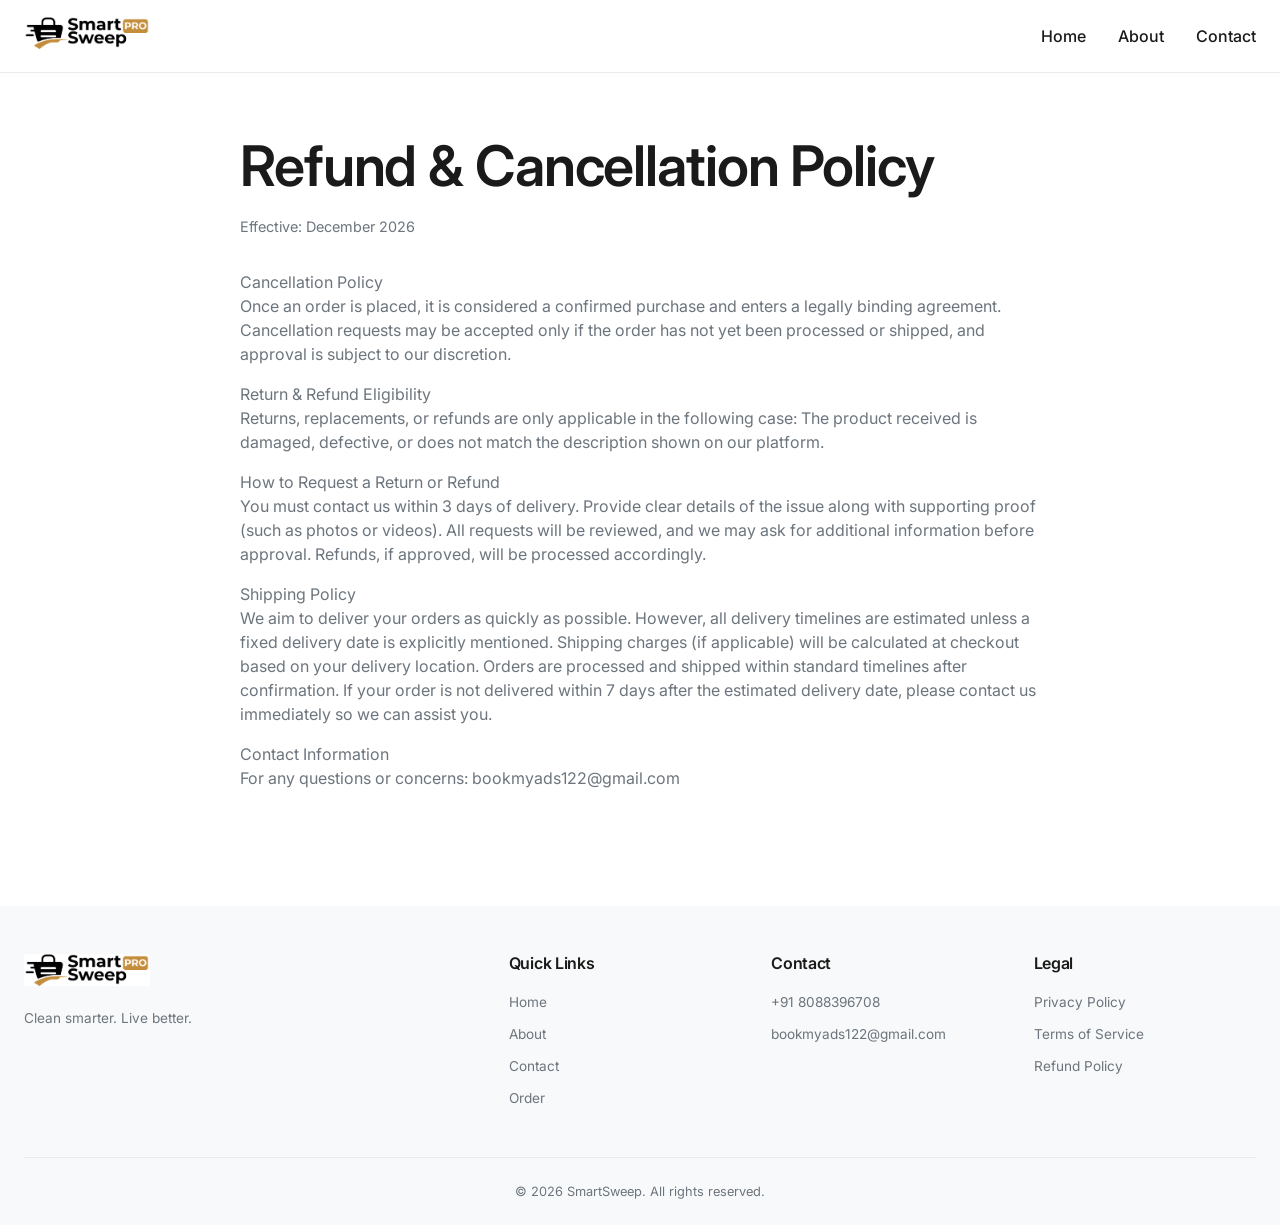
<file: refund.html>
<!-- refund.html -->
<!DOCTYPE html>
<html lang="en">
<head>
  <meta charset="UTF-8">
  <meta name="viewport" content="width=device-width, initial-scale=1.0, viewport-fit=cover">
  <title>Refund Policy</title>
  <link href="https://fonts.googleapis.com/css2?family=Inter:opsz,wght@14..32,400;14..32,500;14..32,600&display=swap" rel="stylesheet">
  <link rel="stylesheet" href="css/style.css">
</head>
<body>
  <header class="header sticky-header">
    <div class="container header-inner">
      <a href="index.html" class="logo-link">
        <img src="" alt="Logo" class="logo-img" data-logo>
      </a>
      <button class="mobile-menu-btn" aria-label="Menu">
        <span></span><span></span><span></span>
      </button>
      <nav class="nav">
        <a href="index.html" class="nav-link">Home</a>
        <a href="about.html" class="nav-link">About</a>
        <a href="contact.html" class="nav-link">Contact</a>
      </nav>
    </div>
  </header>

  <main class="container legal-page">
    <h1>Refund & Cancellation Policy</h1>
    <p class="effective" data-refund-effective></p>
    <div data-refund-content></div>
  </main>

  <footer class="footer">
    <div class="container">
      <div class="footer-grid">
        <div class="footer-brand">
          <img src="" alt="Logo" class="footer-logo" data-footer-logo>
          <p class="footer-tagline" data-brand-tagline></p>
        </div>
        <div class="footer-links-section">
          <h4>Quick Links</h4>
          <ul>
            <li><a href="index.html">Home</a></li>
            <li><a href="about.html">About</a></li>
            <li><a href="contact.html">Contact</a></li>
            <li><a href="order.html">Order</a></li>
          </ul>
        </div>
        <div class="footer-contact-section">
          <h4>Contact</h4>
          <ul>
            <li><a href="#" data-whatsapp-link>WhatsApp</a></li>
            <li><a href="#" data-email-link>Email</a></li>
          </ul>
        </div>
        <div class="footer-legal-section">
          <h4>Legal</h4>
          <ul>
            <li><a href="privacy.html">Privacy Policy</a></li>
            <li><a href="terms.html">Terms of Service</a></li>
            <li><a href="refund.html">Refund Policy</a></li>
          </ul>
        </div>
      </div>
      <div class="footer-bottom">
        <p class="copyright">© <span data-copyright-year></span> <span data-brand-name></span>. All rights reserved.</p>
      </div>
    </div>
  </footer>

  <script src="js/config.js"></script>
  <script src="js/legal.js"></script>
</body>
</html>
</file>
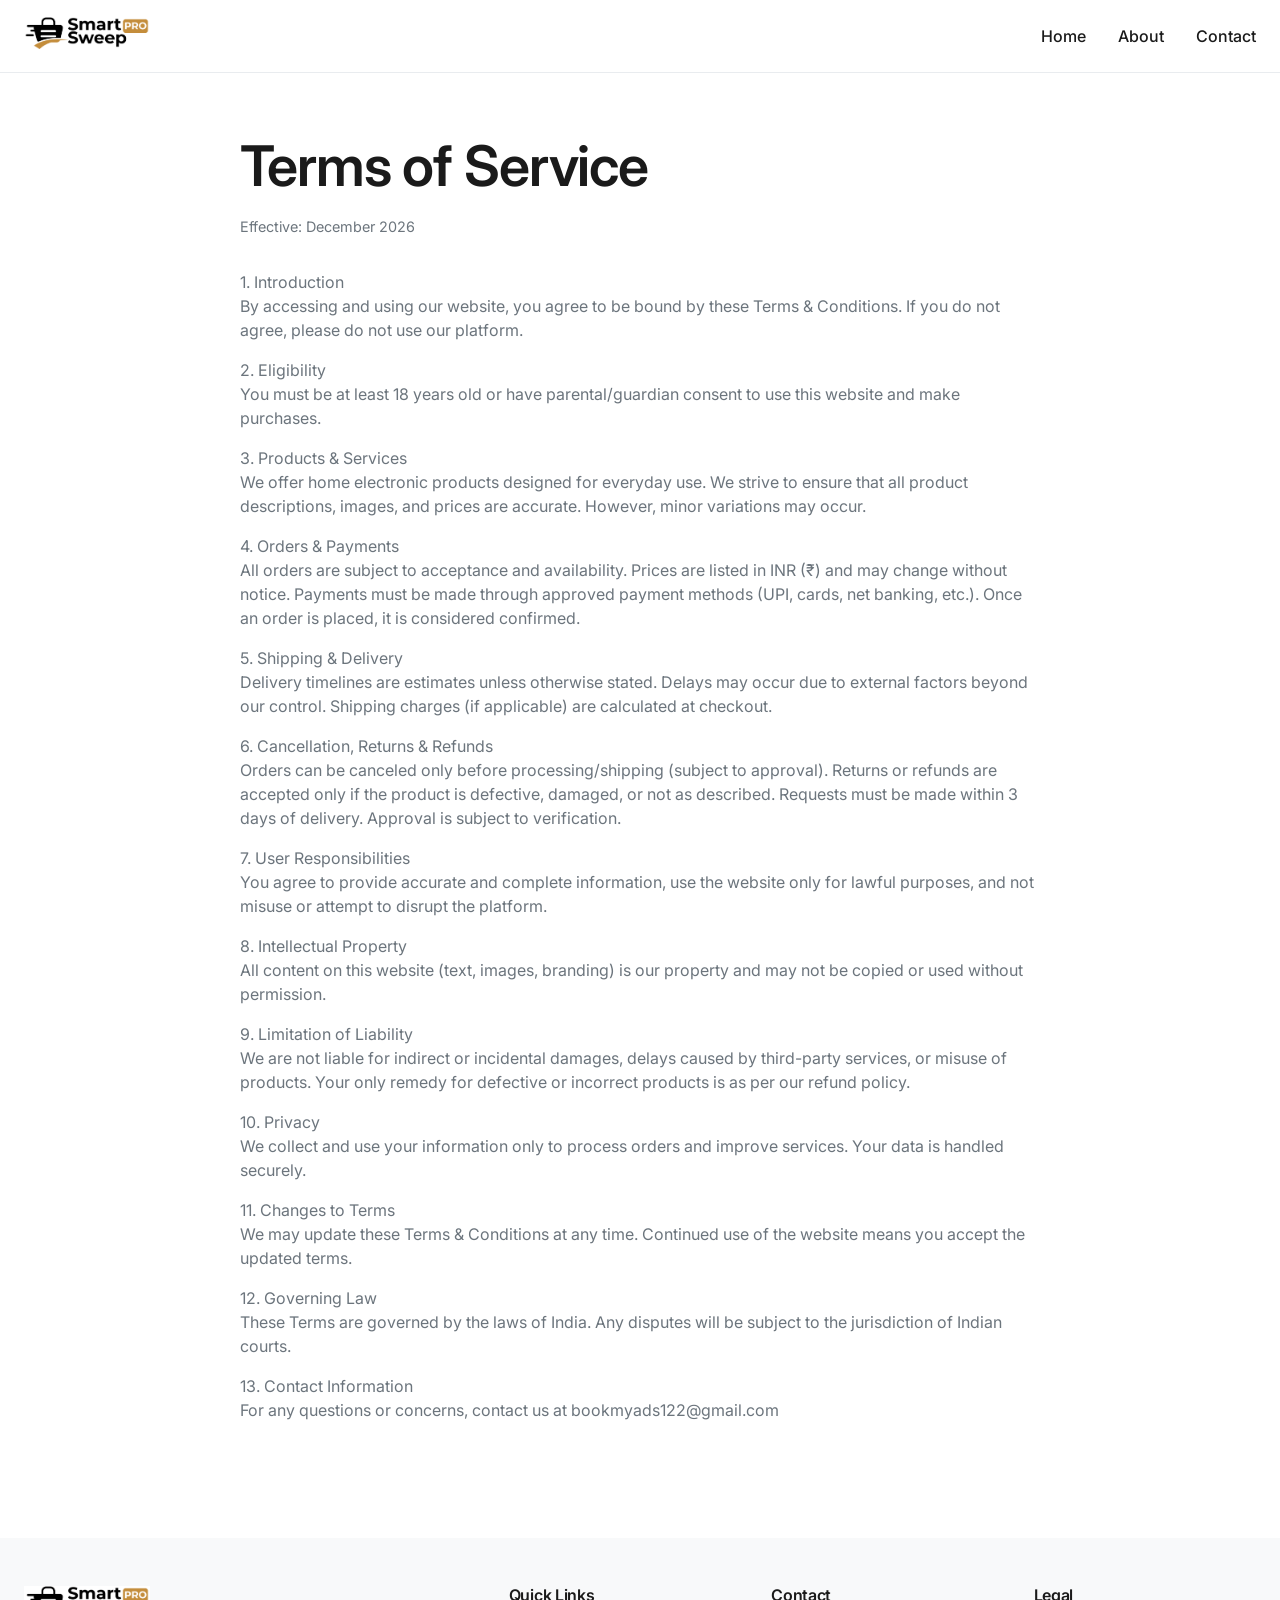
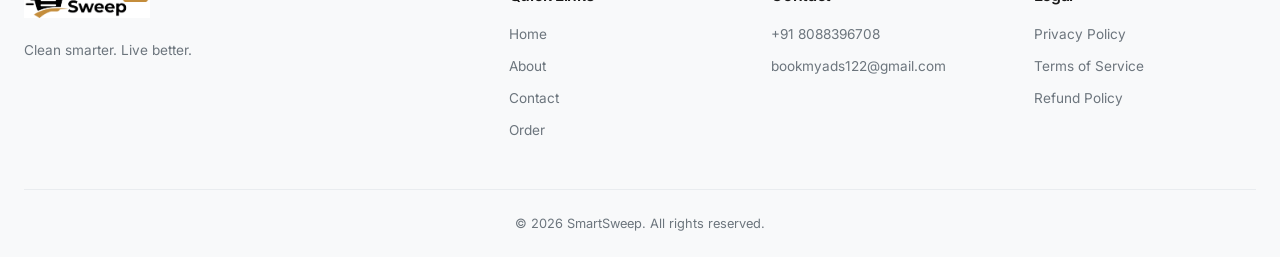
<file: terms.html>
<!-- terms.html -->
<!DOCTYPE html>
<html lang="en">
<head>
  <meta charset="UTF-8">
  <meta name="viewport" content="width=device-width, initial-scale=1.0, viewport-fit=cover">
  <title>Terms of Service</title>
  <link href="https://fonts.googleapis.com/css2?family=Inter:opsz,wght@14..32,400;14..32,500;14..32,600&display=swap" rel="stylesheet">
  <link rel="stylesheet" href="css/style.css">
</head>
<body>
  <header class="header sticky-header">
    <div class="container header-inner">
      <a href="index.html" class="logo-link">
        <img src="" alt="Logo" class="logo-img" data-logo>
      </a>
      <button class="mobile-menu-btn" aria-label="Menu">
        <span></span><span></span><span></span>
      </button>
      <nav class="nav">
        <a href="index.html" class="nav-link">Home</a>
        <a href="about.html" class="nav-link">About</a>
        <a href="contact.html" class="nav-link">Contact</a>
      </nav>
    </div>
  </header>

  <main class="container legal-page">
    <h1>Terms of Service</h1>
    <p class="effective" data-terms-effective></p>
    <div data-terms-content></div>
  </main>

  <footer class="footer">
    <div class="container">
      <div class="footer-grid">
        <div class="footer-brand">
          <img src="" alt="Logo" class="footer-logo" data-footer-logo>
          <p class="footer-tagline" data-brand-tagline></p>
        </div>
        <div class="footer-links-section">
          <h4>Quick Links</h4>
          <ul>
            <li><a href="index.html">Home</a></li>
            <li><a href="about.html">About</a></li>
            <li><a href="contact.html">Contact</a></li>
            <li><a href="order.html">Order</a></li>
          </ul>
        </div>
        <div class="footer-contact-section">
          <h4>Contact</h4>
          <ul>
            <li><a href="#" data-whatsapp-link>WhatsApp</a></li>
            <li><a href="#" data-email-link>Email</a></li>
          </ul>
        </div>
        <div class="footer-legal-section">
          <h4>Legal</h4>
          <ul>
            <li><a href="privacy.html">Privacy Policy</a></li>
            <li><a href="terms.html">Terms of Service</a></li>
            <li><a href="refund.html">Refund Policy</a></li>
          </ul>
        </div>
      </div>
      <div class="footer-bottom">
        <p class="copyright">© <span data-copyright-year></span> <span data-brand-name></span>. All rights reserved.</p>
      </div>
    </div>
  </footer>

  <script src="js/config.js"></script>
  <script src="js/legal.js"></script>
</body>
</html>
</file>
<file: css/style.css>
:root {
  --bg: #ffffff;
  --surface: #f8f9fa;
  --text-primary: #1a1a1a;
  --text-secondary: #6c757d;
  --accent: #c9a04b;
  --accent-dark: #b08a3a;
  --border: #e9ecef;
  --shadow-sm: 0 2px 8px rgba(0,0,0,0.04);
  --shadow-md: 0 8px 24px rgba(0,0,0,0.06);
  --shadow-lg: 0 16px 40px rgba(0,0,0,0.08);
  --radius-sm: 12px;
  --radius-md: 20px;
  --radius-lg: 32px;
  --transition: all 0.3s ease;
}

* {
  margin: 0;
  padding: 0;
  box-sizing: border-box;
}

body {
  font-family: 'Inter', -apple-system, BlinkMacSystemFont, sans-serif;
  background: var(--bg);
  color: var(--text-primary);
  line-height: 1.5;
  -webkit-font-smoothing: antialiased;
}

.container {
  max-width: 1280px;
  margin: 0 auto;
  padding: 0 24px;
}

/* Typography */
h1, h2, h3, h4, h5, h6 {
  font-weight: 600;
  line-height: 1.2;
  letter-spacing: -0.02em;
}

h1 { font-size: clamp(2rem, 5vw, 3.5rem); }
h2 { font-size: clamp(1.5rem, 4vw, 2.5rem); }
h3 { font-size: clamp(1.25rem, 3vw, 1.5rem); }

/* Header */
.header {
  background: rgba(255,255,255,0.95);
  backdrop-filter: blur(12px);
  border-bottom: 1px solid var(--border);
  position: sticky;
  top: 0;
  z-index: 100;
}

.header-inner {
  display: flex;
  align-items: center;
  justify-content: space-between;
  height: 72px;
}

.logo-img {
  height: 32px;
  width: auto;
}

.nav {
  display: flex;
  gap: 32px;
}

.nav-link {
  text-decoration: none;
  font-weight: 500;
  color: var(--text-primary);
  transition: var(--transition);
}

.nav-link:hover,
.nav-link.active {
  color: var(--accent);
}

.mobile-menu-btn {
  display: none;
  background: none;
  border: none;
  cursor: pointer;
  padding: 8px;
}

.mobile-menu-btn span {
  display: block;
  width: 24px;
  height: 2px;
  background: var(--text-primary);
  margin: 5px 0;
  transition: var(--transition);
}

/* Buttons */
.btn {
  display: inline-flex;
  align-items: center;
  justify-content: center;
  padding: 14px 28px;
  border-radius: 40px;
  font-weight: 600;
  font-size: 1rem;
  text-decoration: none;
  transition: var(--transition);
  cursor: pointer;
  border: none;
  gap: 8px;
}

.btn-primary {
  background: var(--text-primary);
  color: white;
}

.btn-primary:hover {
  background: #333;
  transform: translateY(-2px);
}

.btn-outline {
  background: transparent;
  border: 1.5px solid var(--border);
  color: var(--text-primary);
}

.btn-outline:hover {
  border-color: var(--accent);
  background: rgba(201,160,75,0.05);
}

.btn-outline-dark {
  background: transparent;
  border: 1.5px solid #dee2e6;
  color: var(--text-primary);
}

.btn-outline-dark:hover {
  border-color: var(--accent);
}

.btn-success {
  background: #0f3b2c;
  color: white;
}

.btn-success:hover {
  background: #1a4f3a;
}

.btn-large {
  padding: 16px 36px;
  font-size: 1.1rem;
}

.btn-block {
  width: 100%;
}

/* Hero Section */
.hero-section {
  padding: 48px 0 64px;
}

.hero-grid {
  display: flex;
  flex-direction: column;
  align-items: center;
  gap: 48px;
}

@media (min-width: 768px) {
  .hero-grid {
    flex-direction: row;
    text-align: left;
    gap: 64px;
  }
  .hero-content {
    flex: 1;
  }
  .hero-image-wrapper {
    flex: 1;
  }
}

.hero-image-wrapper {
  max-width: 400px;
  width: 100%;
}

.hero-product-image {
  width: 100%;
  height: auto;
  border-radius: 40px;
  filter: drop-shadow(0 20px 30px rgba(0,0,0,0.1));
}

.hero-content {
  text-align: center;
}

@media (min-width: 768px) {
  .hero-content {
    text-align: left;
  }
}

.badge {
  text-transform: uppercase;
  letter-spacing: 3px;
  font-weight: 600;
  font-size: 0.75rem;
  color: var(--accent);
}

.product-title {
  margin: 16px 0;
}

.hero-tagline {
  font-size: 1.2rem;
  color: var(--text-secondary);
  margin-bottom: 24px;
}

.price-wrapper {
  margin-bottom: 32px;
}

.price {
  font-size: clamp(2rem, 6vw, 3rem);
  font-weight: 700;
}

.price-note {
  display: block;
  color: var(--text-secondary);
  font-size: 0.85rem;
}

/* Gallery Section */
.gallery-section {
  padding: 40px 0;
}

.main-image-container {
  border-radius: var(--radius-lg);
  overflow: hidden;
  margin-bottom: 20px;
  cursor: zoom-in;
}

.main-product-image {
  width: 100%;
  height: auto;
  display: block;
  transition: transform 0.4s ease;
}

.main-product-image:hover {
  transform: scale(1.02);
}

.gallery-thumbnails {
  display: grid;
  grid-template-columns: repeat(4, 1fr);
  gap: 12px;
}

@media (max-width: 768px) {
  .gallery-thumbnails {
    grid-template-columns: repeat(2, 1fr);
  }
}

@media (max-width: 480px) {
  .gallery-thumbnails {
    grid-template-columns: repeat(2, 1fr);
  }
}

.gallery-image {
  width: 100%;
  aspect-ratio: 1;
  object-fit: cover;
  border-radius: var(--radius-sm);
  cursor: pointer;
  transition: var(--transition);
  border: 2px solid transparent;
}

.gallery-image:hover {
  transform: scale(1.05);
  border-color: var(--accent);
}

/* Benefits Section */
.benefits-section {
  background: var(--surface);
  padding: 80px 0;
  border-radius: 48px 48px 0 0;
}

.benefits-grid {
  display: grid;
  grid-template-columns: repeat(4, 1fr);
  gap: 24px;
}

@media (max-width: 1024px) {
  .benefits-grid {
    grid-template-columns: repeat(2, 1fr);
  }
}

@media (max-width: 640px) {
  .benefits-grid {
    grid-template-columns: 1fr;
  }
}

.benefit-card {
  background: white;
  padding: 32px 24px;
  border-radius: var(--radius-md);
  text-align: center;
  transition: var(--transition);
  box-shadow: var(--shadow-sm);
}

.benefit-card:hover {
  transform: translateY(-4px);
  box-shadow: var(--shadow-md);
}

.benefit-icon svg {
  width: 48px;
  height: 48px;
  stroke: var(--accent);
  margin-bottom: 16px;
}

.benefit-card h3 {
  margin-bottom: 8px;
}

.benefit-card p {
  color: var(--text-secondary);
  font-size: 0.9rem;
}

/* Product Details */
.product-details-section {
  padding: 80px 0;
}

.details-grid {
  display: flex;
  gap: 48px;
  flex-wrap: wrap;
}

.details-text {
  flex: 1.5;
  min-width: 280px;
}

.section-title {
  margin-bottom: 20px;
}

.product-description {
  color: var(--text-secondary);
  margin-bottom: 24px;
}

.feature-list {
  list-style: none;
}

.feature-list li {
  margin-bottom: 12px;
  display: flex;
  align-items: center;
  gap: 12px;
}

.feature-marker {
  color: var(--accent);
  font-size: 1.2rem;
}

.trust-card {
  flex: 1;
  background: var(--surface);
  padding: 32px;
  border-radius: var(--radius-lg);
}

.trust-item {
  display: flex;
  gap: 16px;
  margin-bottom: 24px;
}

.trust-item:last-child {
  margin-bottom: 0;
}

.trust-icon svg {
  width: 32px;
  height: 32px;
  stroke: var(--accent);
}

.trust-item h4 {
  margin-bottom: 4px;
  font-size: 1rem;
}

.trust-item p {
  color: var(--text-secondary);
  font-size: 0.85rem;
}

/* CTA Section */
.cta-section {
  padding: 80px 0;
  text-align: center;
  background: linear-gradient(180deg, #fff 0%, #f8f9fa 100%);
}

.cta-headline {
  margin-bottom: 16px;
}

.cta-sub {
  color: var(--text-secondary);
  margin-bottom: 32px;
}

/* Order Page */
.order-page {
  padding: 48px 0;
}

.checkout-card {
  background: white;
  padding: 32px;
  border-radius: var(--radius-lg);
  box-shadow: var(--shadow-md);
  margin-bottom: 24px;
}

.step-indicator {
  text-transform: uppercase;
  font-weight: 600;
  font-size: 0.75rem;
  letter-spacing: 1px;
  color: var(--accent);
  margin-bottom: 16px;
}

.checkout-title {
  margin-bottom: 28px;
}

.form-section-title {
  font-size: 1.1rem;
  font-weight: 600;
  margin: 24px 0 16px;
  padding-bottom: 8px;
  border-bottom: 2px solid var(--border);
}

.input-row {
  display: grid;
  grid-template-columns: 1fr 1fr;
  gap: 16px;
}

@media (max-width: 640px) {
  .input-row {
    grid-template-columns: 1fr;
    gap: 0;
  }
}

.input-group {
  margin-bottom: 20px;
}

.input-group label {
  display: block;
  font-weight: 500;
  margin-bottom: 8px;
  font-size: 0.85rem;
}

.input-group input,
.input-group textarea {
  width: 100%;
  padding: 14px 18px;
  border: 1.5px solid var(--border);
  border-radius: var(--radius-sm);
  font-family: inherit;
  font-size: 0.95rem;
  transition: var(--transition);
}

.input-group input:focus,
.input-group textarea:focus {
  outline: none;
  border-color: var(--accent);
}

.secure-note {
  margin-top: 20px;
  font-size: 0.8rem;
  color: var(--text-secondary);
  text-align: center;
}

.hidden {
  display: none !important;
}

.upi-id-label {
  font-weight: 600;
  margin-bottom: 8px;
}

.upi-id-box {
  background: var(--surface);
  padding: 16px;
  border-radius: 40px;
  text-align: center;
  font-weight: 600;
  word-break: break-all;
  margin-bottom: 24px;
}

.copy-upi-btn {
  margin-top: 12px;
  padding: 12px;
  background: var(--surface);
  border: 1px solid var(--border);
  border-radius: 30px;
  font-weight: 500;
  cursor: pointer;
  width: 100%;
  transition: var(--transition);
}

.copy-upi-btn:hover {
  background: var(--border);
}

.qr-container {
  text-align: center;
  padding: 24px;
  background: white;
  border-radius: var(--radius-md);
}

.qr-code-img {
  max-width: 200px;
  border-radius: var(--radius-sm);
}

.instruction-text {
  margin: 24px 0;
  font-size: 1rem;
}

.action-buttons {
  display: flex;
  flex-direction: column;
  gap: 12px;
}

.hint-message {
  margin-top: 20px;
  padding: 12px;
  background: #f0fdf4;
  border-radius: var(--radius-sm);
  color: #166534;
  font-size: 0.85rem;
  text-align: center;
}

/* About Page */
.page-container {
  padding: 60px 0;
}

.page-headline {
  margin-bottom: 32px;
}

.about-story .lead {
  font-size: 1.2rem;
  margin-bottom: 32px;
  color: var(--text-secondary);
}

.mission-box {
  background: var(--surface);
  padding: 32px;
  border-radius: var(--radius-lg);
  margin: 32px 0;
}

.mission-box h2 {
  margin-bottom: 12px;
}

.signature {
  margin-top: 32px;
  font-style: italic;
  color: var(--text-secondary);
}

/* Contact Page */
.contact-grid {
  display: grid;
  grid-template-columns: repeat(3, 1fr);
  gap: 24px;
}

@media (max-width: 768px) {
  .contact-grid {
    grid-template-columns: 1fr;
  }
}

.contact-card {
  background: var(--surface);
  padding: 32px;
  border-radius: var(--radius-lg);
  text-align: center;
  transition: var(--transition);
}

.contact-card:hover {
  transform: translateY(-4px);
}

.contact-icon svg {
  width: 48px;
  height: 48px;
  stroke: var(--accent);
  margin-bottom: 16px;
}

.contact-card h3 {
  margin-bottom: 8px;
}

.contact-card p {
  color: var(--text-secondary);
  margin-bottom: 16px;
}

/* Legal Pages */
.legal-page {
  max-width: 800px;
  padding: 60px 0;
}

.legal-page h1 {
  margin-bottom: 16px;
}

.legal-page .effective {
  color: var(--text-secondary);
  margin-bottom: 32px;
  font-size: 0.9rem;
}

.legal-page h2 {
  margin: 32px 0 16px;
  font-size: 1.5rem;
}

.legal-page p {
  margin-bottom: 16px;
  color: var(--text-secondary);
}

/* Error Page */
.error-page {
  min-height: 60vh;
  display: flex;
  flex-direction: column;
  align-items: center;
  justify-content: center;
  text-align: center;
  padding: 60px 24px;
}

.error-code {
  font-size: 6rem;
  font-weight: 700;
  background: linear-gradient(145deg, #c9a04b, #e1c379);
  -webkit-background-clip: text;
  background-clip: text;
  color: transparent;
  margin-bottom: 16px;
}

.error-message {
  font-size: 1.5rem;
  margin-bottom: 32px;
  color: var(--text-secondary);
}

/* Lightbox */
.lightbox {
  display: none;
  position: fixed;
  top: 0;
  left: 0;
  width: 100%;
  height: 100%;
  background: rgba(0,0,0,0.95);
  z-index: 1000;
  justify-content: center;
  align-items: center;
  cursor: zoom-out;
}

.lightbox.active {
  display: flex;
}

.lightbox img {
  max-width: 90%;
  max-height: 90%;
  object-fit: contain;
  border-radius: var(--radius-md);
}

.lightbox-close {
  position: absolute;
  top: 20px;
  right: 30px;
  color: white;
  font-size: 40px;
  cursor: pointer;
  z-index: 1001;
}

/* Footer */
.footer {
  background: var(--surface);
  padding: 48px 0 24px;
  margin-top: 40px;
}

.footer-grid {
  display: grid;
  grid-template-columns: 2fr 1fr 1fr 1fr;
  gap: 40px;
  margin-bottom: 40px;
}

@media (max-width: 768px) {
  .footer-grid {
    grid-template-columns: 1fr;
    gap: 32px;
  }
}

.footer-brand .footer-logo {
  height: 32px;
  width: auto;
  margin-bottom: 16px;
}

.footer-tagline {
  color: var(--text-secondary);
  font-size: 0.85rem;
}

.footer h4 {
  margin-bottom: 16px;
  font-size: 1rem;
}

.footer ul {
  list-style: none;
}

.footer ul li {
  margin-bottom: 8px;
}

.footer ul li a {
  text-decoration: none;
  color: var(--text-secondary);
  font-size: 0.85rem;
  transition: var(--transition);
}

.footer ul li a:hover {
  color: var(--accent);
}

.footer-bottom {
  padding-top: 24px;
  border-top: 1px solid var(--border);
  text-align: center;
}

.copyright {
  color: var(--text-secondary);
  font-size: 0.8rem;
}

/* Mobile Menu */
@media (max-width: 768px) {
  .mobile-menu-btn {
    display: block;
  }
  
  .nav {
    position: fixed;
    top: 72px;
    left: -100%;
    width: 100%;
    height: calc(100vh - 72px);
    background: white;
    flex-direction: column;
    align-items: center;
    padding: 40px;
    transition: var(--transition);
    gap: 24px;
  }
  
  .nav.active {
    left: 0;
  }
  
  .mobile-menu-btn.active span:nth-child(1) {
    transform: rotate(45deg) translate(5px, 5px);
  }
  
  .mobile-menu-btn.active span:nth-child(2) {
    opacity: 0;
  }
  
  .mobile-menu-btn.active span:nth-child(3) {
    transform: rotate(-45deg) translate(7px, -6px);
  }
}

/* Utility Classes */
.text-center { text-align: center; }

/* Animations */
@keyframes fadeIn {
  from { opacity: 0; transform: translateY(20px); }
  to { opacity: 1; transform: translateY(0); }
}

.hero-section,
.benefits-section,
.product-details-section {
  animation: fadeIn 0.6s ease-out;
}
</file>
